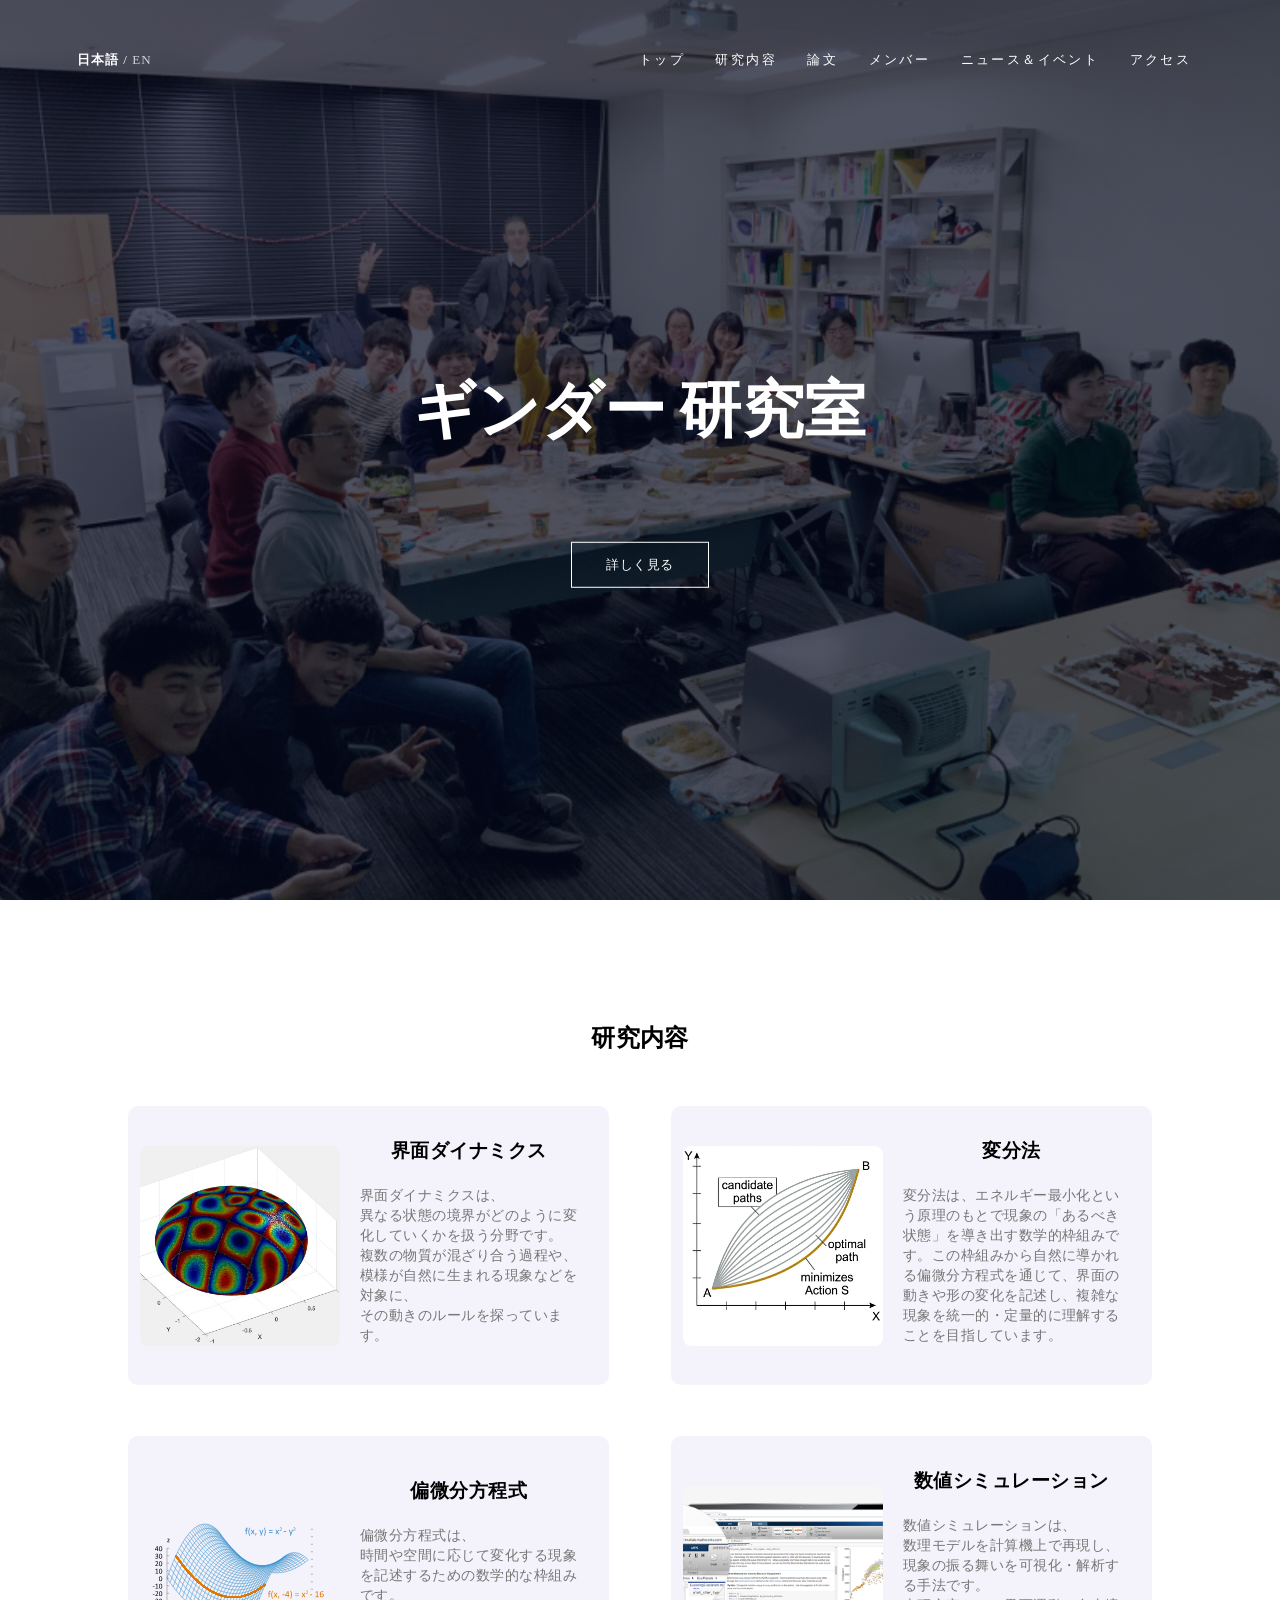
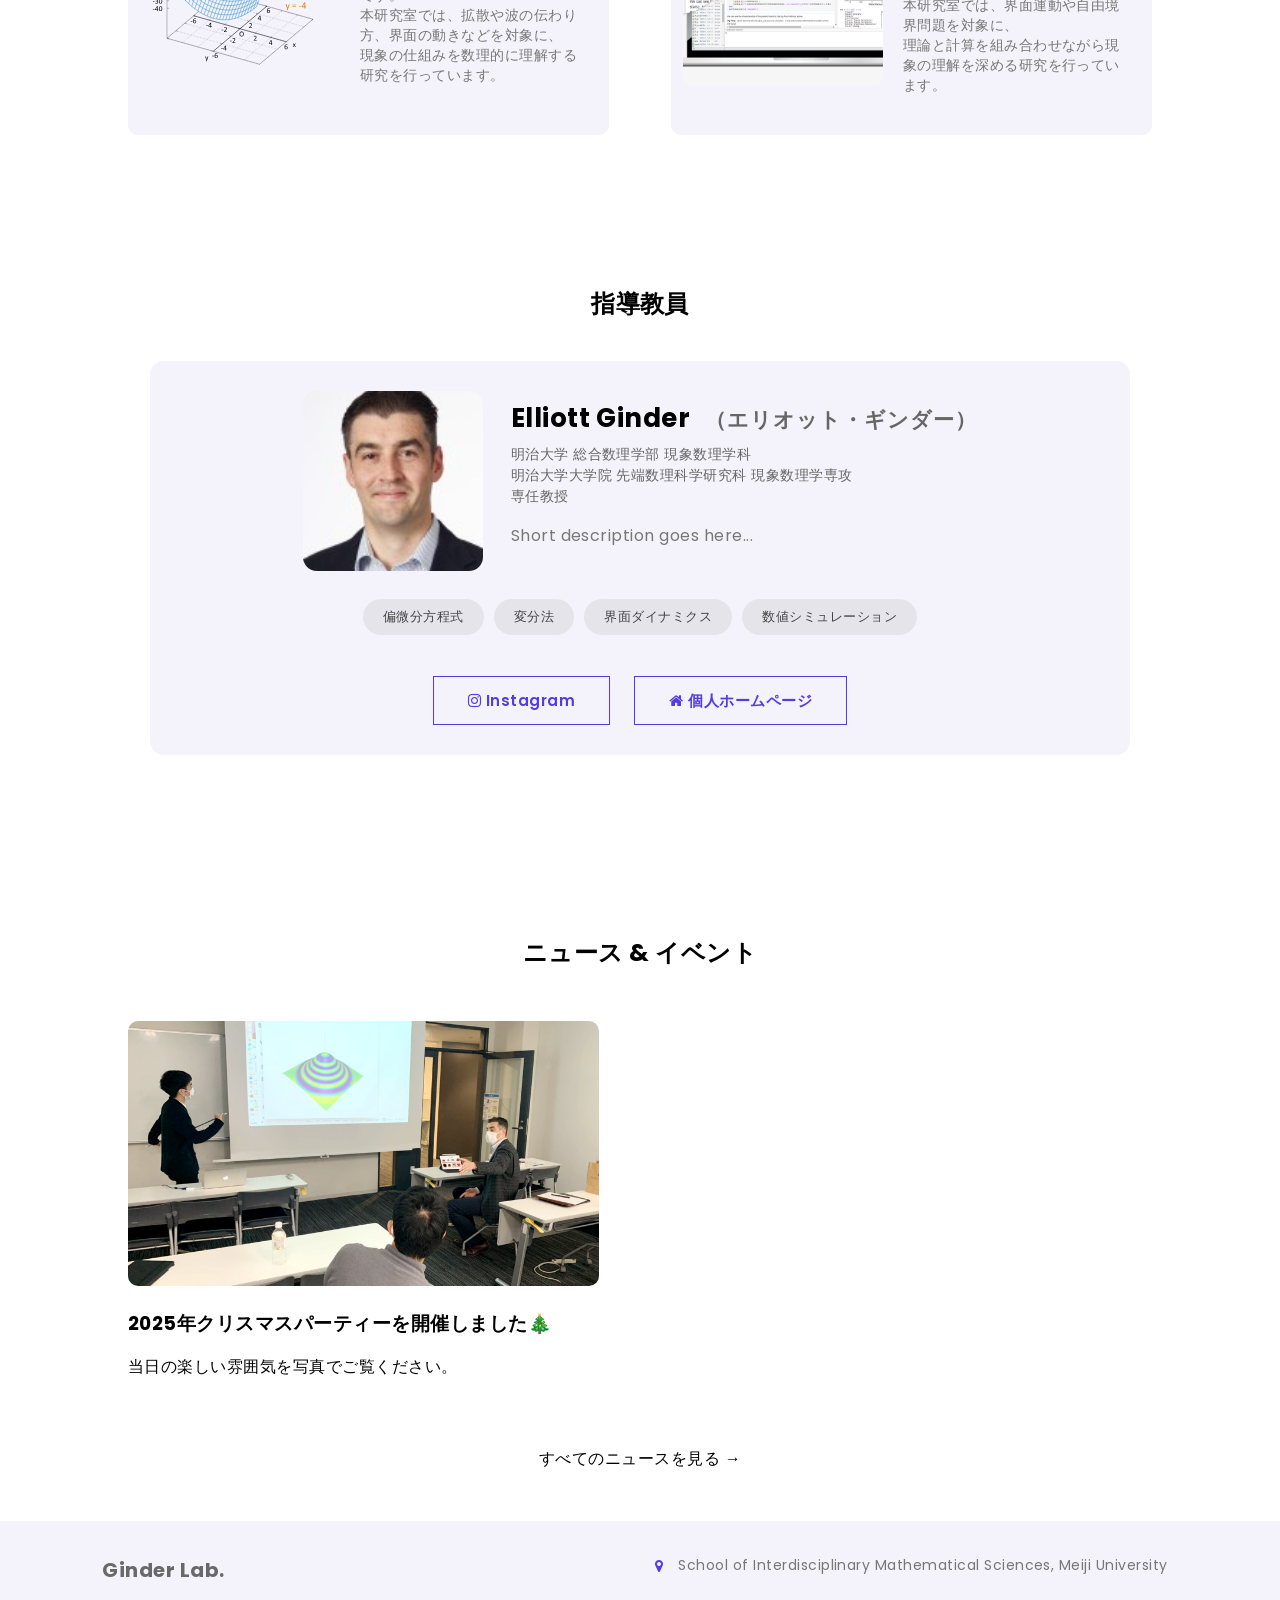
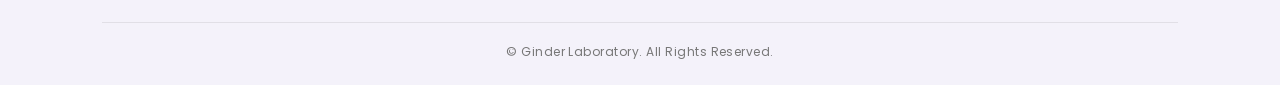
<file: index.html>
<!DOCTYPE html>
<html lang="ja">
<head>
    <meta charset="UTF-8">
    <meta name="viewport" content="width=device-width, initial-scale=1.0">
    <title>Ginder Laboratory</title>
    <link rel="stylesheet" href="css/style.css">
    <!-- <link rel="preconnect" href="https://fonts.googleapis.com">
    <link rel="preconnect" href="https://fonts.gstatic.com" crossorigin>
    <link href="https://fonts.googleapis.com/css2?family=Poppins:wght@100;200;300;400;600;700&display=swap" rel="stylesheet"> -->
    
    <link rel="preconnect" href="https://fonts.googleapis.com">
    <link rel="preconnect" href="https://fonts.gstatic.com" crossorigin>
    <link href="https://fonts.googleapis.com/css2?family=IBM+Plex+Sans+JP&family=LINE+Seed+JP&family=Poppins:wght@100;200;300;400;600;700&display=swap" rel="stylesheet">
    
    <link rel="stylesheet" href="https://cdnjs.cloudflare.com/ajax/libs/font-awesome/4.7.0/css/font-awesome.css">
</head>
<body>
    <section class="header">
        <nav>
            <div class="lang-switch">
                <a href="index.html" class="active">日本語</a>
                <span> / </span>
                <a href="en/index.html">EN</a>
            </div>

            <div class="nav-links" id="navLinks">
            <i class="fa fa-times" onclick="hideMenu()"></i>
                <ul>
                    <li><a href="index.html">トップ</a></li>
                    <li><a href="research.html">研究内容</a></li>
                    <li><a href="theses.html">論文</a></li>
                    <li><a href="member.html">メンバー</a></li>
                    <li><a href="event.html">ニュース＆イベント</a></li>
                    <li><a href="contact.html">アクセス</a></li>
                </ul>
            </div>
            <i class="fa fa-bars" onclick="showMenu()"></i>
        </nav>
    
        <div class="text-box">
            <h1>ギンダー 研究室</h1>
            <!-- <p></p> -->
            <a href="#hp-course" class="hero-btn">詳しく見る</a>
        </div>

    </section>

    <!---------------------- course -------------------->
    
    <section class="home-course" id="hp-course">
        <h1>研究内容</h1>
        <!-- 暂时无介绍 -->
        <!-- <p>nothink</p> -->

        <div class="row">
            
            <div class="home-course-col">
                <div class="img-box">
                    <img src="./images/Interface_dynamics.jpg" alt="Interface Dynamics" />
                </div>
                <div class="col-intro">
                    <h3>界面ダイナミクス</h3>
                    <p>界面ダイナミクスは、<br>異なる状態の境界がどのように変化していくかを扱う分野です。<br>複数の物質が混ざり合う過程や、<br>模様が自然に生まれる現象などを対象に、<br>その動きのルールを探っています。
                </p>
                </div>
                
            </div>
            
            <div class="home-course-col">
                <div class="img-box">
                    <img src="./images/variation.jpg" alt="Interface Dynamics" />
                </div>
                <div class="col-intro">
                    <h3>変分法</h3>
                    <p>変分法は、エネルギー最小化という原理のもとで現象の「あるべき状態」を導き出す数学的枠組みです。この枠組みから自然に導かれる偏微分方程式を通じて、界面の動きや形の変化を記述し、複雑な現象を統一的・定量的に理解することを目指しています。
                    </p>
                </div>
            </div>

            <div class="home-course-col">
                <div class="img-box">
                    <img src="./images/pde.svg" alt="Interface Dynamics" />
                </div>
                <div class="col-intro">
                    <h3>偏微分方程式</h3>
                    <p>偏微分方程式は、<br>時間や空間に応じて変化する現象を記述するための数学的な枠組みです。<br>本研究室では、拡散や波の伝わり方、界面の動きなどを対象に、<br>現象の仕組みを数理的に理解する研究を行っています。
                    </p>
                </div>  
            </div>

            <div class="home-course-col">
                <div class="img-box">
                    <img src="./images/matlab.png" alt="Interface Dynamics" />
                </div>
                <div class="col-intro">
                    <h3>数値シミュレーション</h3>
                    <p>数値シミュレーションは、<br>数理モデルを計算機上で再現し、現象の振る舞いを可視化・解析する手法です。<br>本研究室では、界面運動や自由境界問題を対象に、<br>理論と計算を組み合わせながら現象の理解を深める研究を行っています。
                    </p>
                </div>
            </div>
        </div>
    </section>



    <!---------------------- Professor ---------------------->
    
    <section class="boss">

        <h1>指導教員</h1>
        
        <div class="boss-card">
            <div class="boss-main">
                
                <div class="boss-left">
                    <img src="./images/professor.jpg" alt="Professor portrait" />
                </div>

                <div class="boss-right" >
                    <h2 class="name">
                        Elliott Ginder 
                        <span class="kana">（エリオット・ギンダー）</span>
                    </h2>
                        <h3>明治大学 総合数理学部 現象数理学科 <br>
                        明治大学大学院 先端数理科学研究科 現象数理学専攻<br>
                        専任教授
                        </h3>

                    <p class="boss-bio">
                        Short description goes here...
                    </p> 
                </div>

            </div>
            

            <div class="boss-tags">
                <span>偏微分方程式</span>
                <span>変分法</span>
                <span>界面ダイナミクス</span>
                <span>数値シミュレーション</span>
            </div>

            <div class="boss-actions">

                <a class="hero-btn purple-btn" 
                    href="https://www.instagram.com/ginder.lab?igsh=MWxpdnN3ZHVuMjMwMw==" 
                    target="_blank">
                    <i class="fa fa-instagram"></i>
                    Instagram
                </a>

                <a class="hero-btn purple-btn" 
                    href="http://amth.mind.meiji.ac.jp/" 
                    target="_blank">
                    <i class="fa fa-home"></i>
                    個人ホームページ
                </a>

            </div>
        </div>
    
    </section>

    
    <!---------------------- News & event ---------------------->
    
    <section class="facilities">
        <h1>ニュース & イベント</h1>
        <!-- <p>Nothing</p> -->
         <div class="row" id="home-news"></div>
         <a href="event.html" class="more-news">すべてのニュースを見る →</a>
    </section>

    
     <!---------------------- Footer ---------------------->

    <footer class="footer">
        <div class="footer-top">
            <div class="footer-left">
                <h4>Ginder Lab.</h4>
            </div>

            <div class="footer-right">
                <!-- <a href="mailto:ginder@meiji.ac.jp" class="info-item">
                    <i class="fa fa-envelope"></i>
                    <span>ginder@meiji.ac.jp</span>
                </a> -->

                <a class="info-item" href="https://www.google.com/maps/place/%E6%98%8E%E6%B2%BB%E5%A4%A7%E5%AD%A6%E4%B8%AD%E9%87%8E%E3%82%AD%E3%83%A3%E3%83%B3%E3%83%91%E3%82%B9/@35.7068287,139.6490532,15z/data=!4m14!1m7!3m6!1s0x6018f28568f3a5e5:0x567bdf699508c4ba!2z5piO5rK75aSn5a2m5Lit6YeO44Kt44Oj44Oz44OR44K5!8m2!3d35.7068291!4d139.6593529!16s%2Fg%2F1hhl844lh!3m5!1s0x6018f28568f3a5e5:0x567bdf699508c4ba!8m2!3d35.7068291!4d139.6593529!16s%2Fg%2F1hhl844lh?entry=ttu&g_ep=EgoyMDI2MDIyNS4wIKXMDSoASAFQAw%3D%3D" target="_blank">
                    <i class="fa fa-map-marker"></i>
                    <span>School of Interdisciplinary Mathematical Sciences, Meiji University</span>
                </a>
            </div>
        </div>

        <div class="footer-bottom">
            © <span id="year"></span> Ginder Laboratory. All Rights Reserved.
        </div>
    </footer>



    <!---------- JavaScript for Toggle Menu ------------>
    <script>

        var navLinks = document.getElementById("navLinks"); 

        function showMenu() {
            navLinks.style.right = "0";
        }

        function hideMenu() {
            navLinks.style.right = "-200px";
        }

    </script>

    <!---------- JavaScript for News ------------>
    <script>
    fetch("data/news-jp.json")
    .then(res => res.json())
    .then(data => {

        const container = document.getElementById("home-news");

        // 只取最新两条
        const latest = data.slice(0,2);

        latest.forEach(item => {
        const html = `
            <div class="facilities-col">
                <a href="${item.url}">
                <img src="${item.img}">
                <h3>${item.title}</h3>
                <p>${item.desc}</p>
                </a>
            </div>
        `;
        container.innerHTML += html;
        });

    });
    </script>
</body>
</html>
</file>
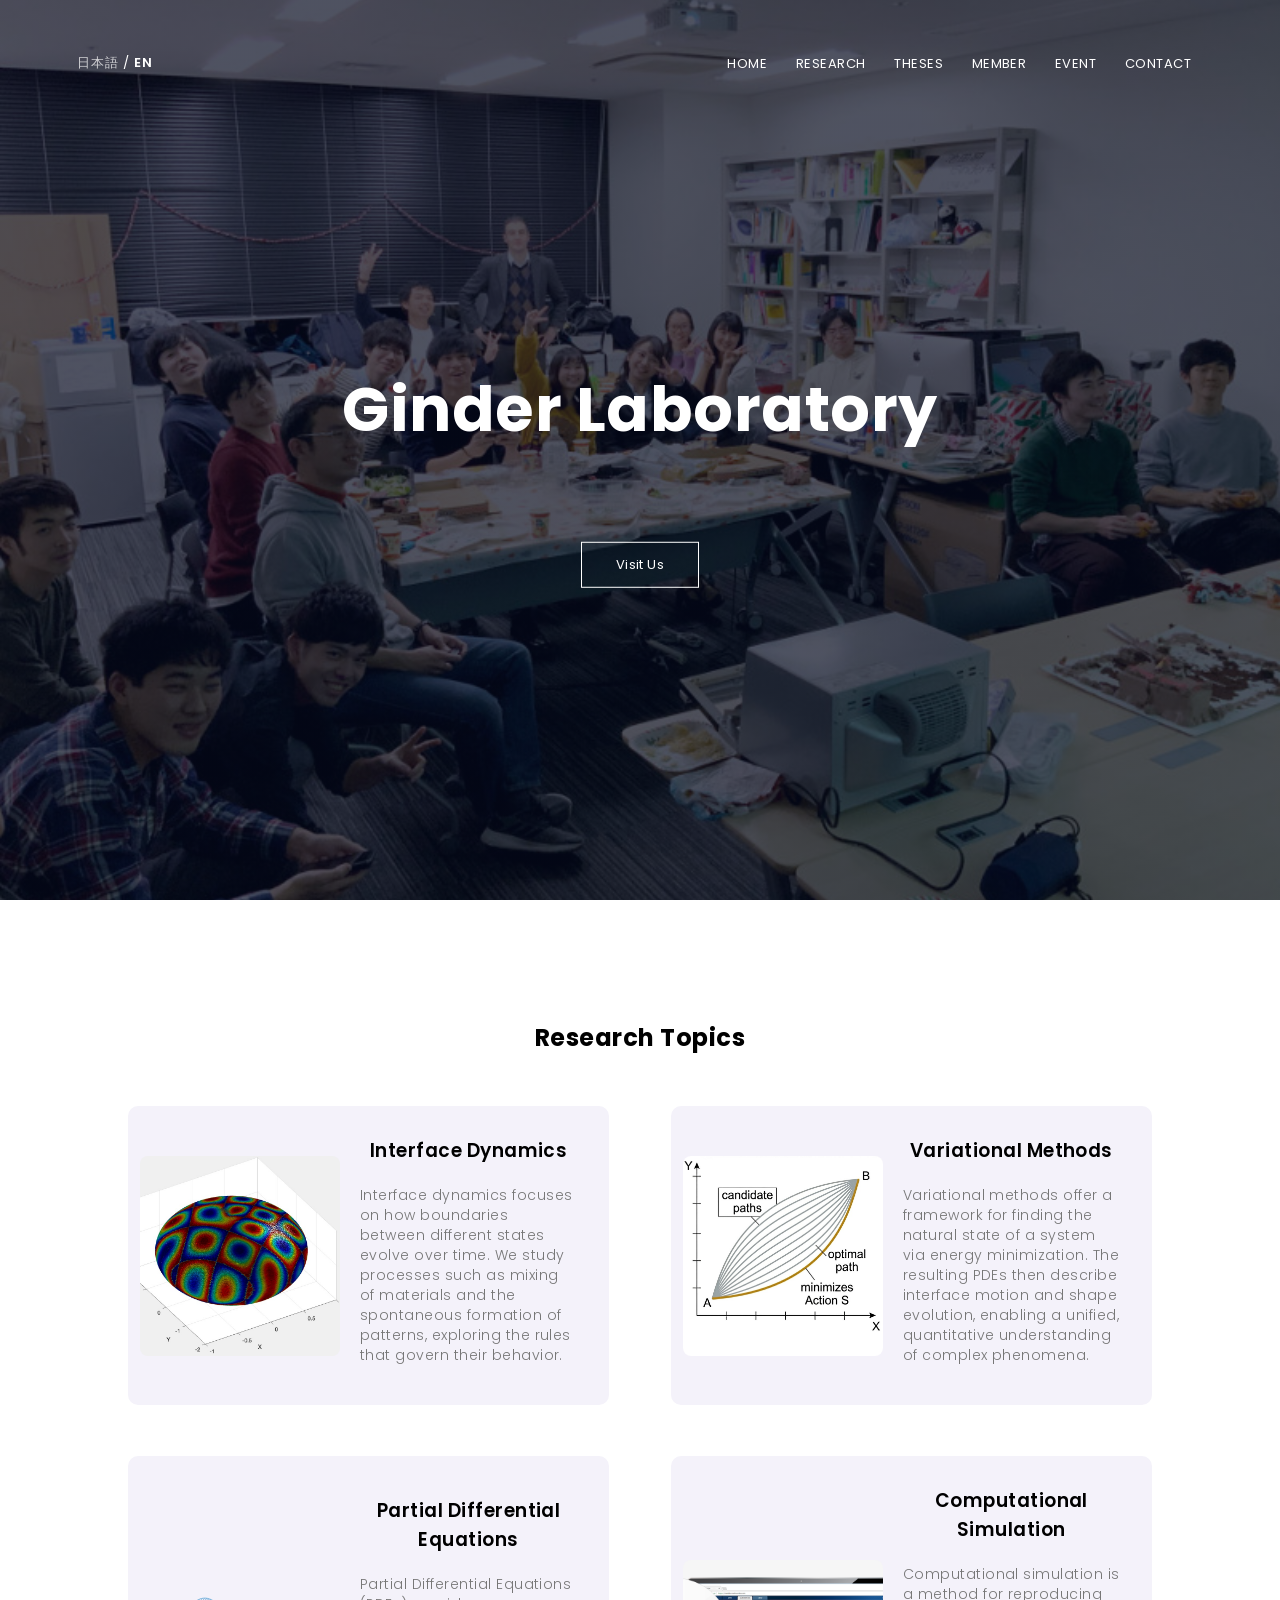
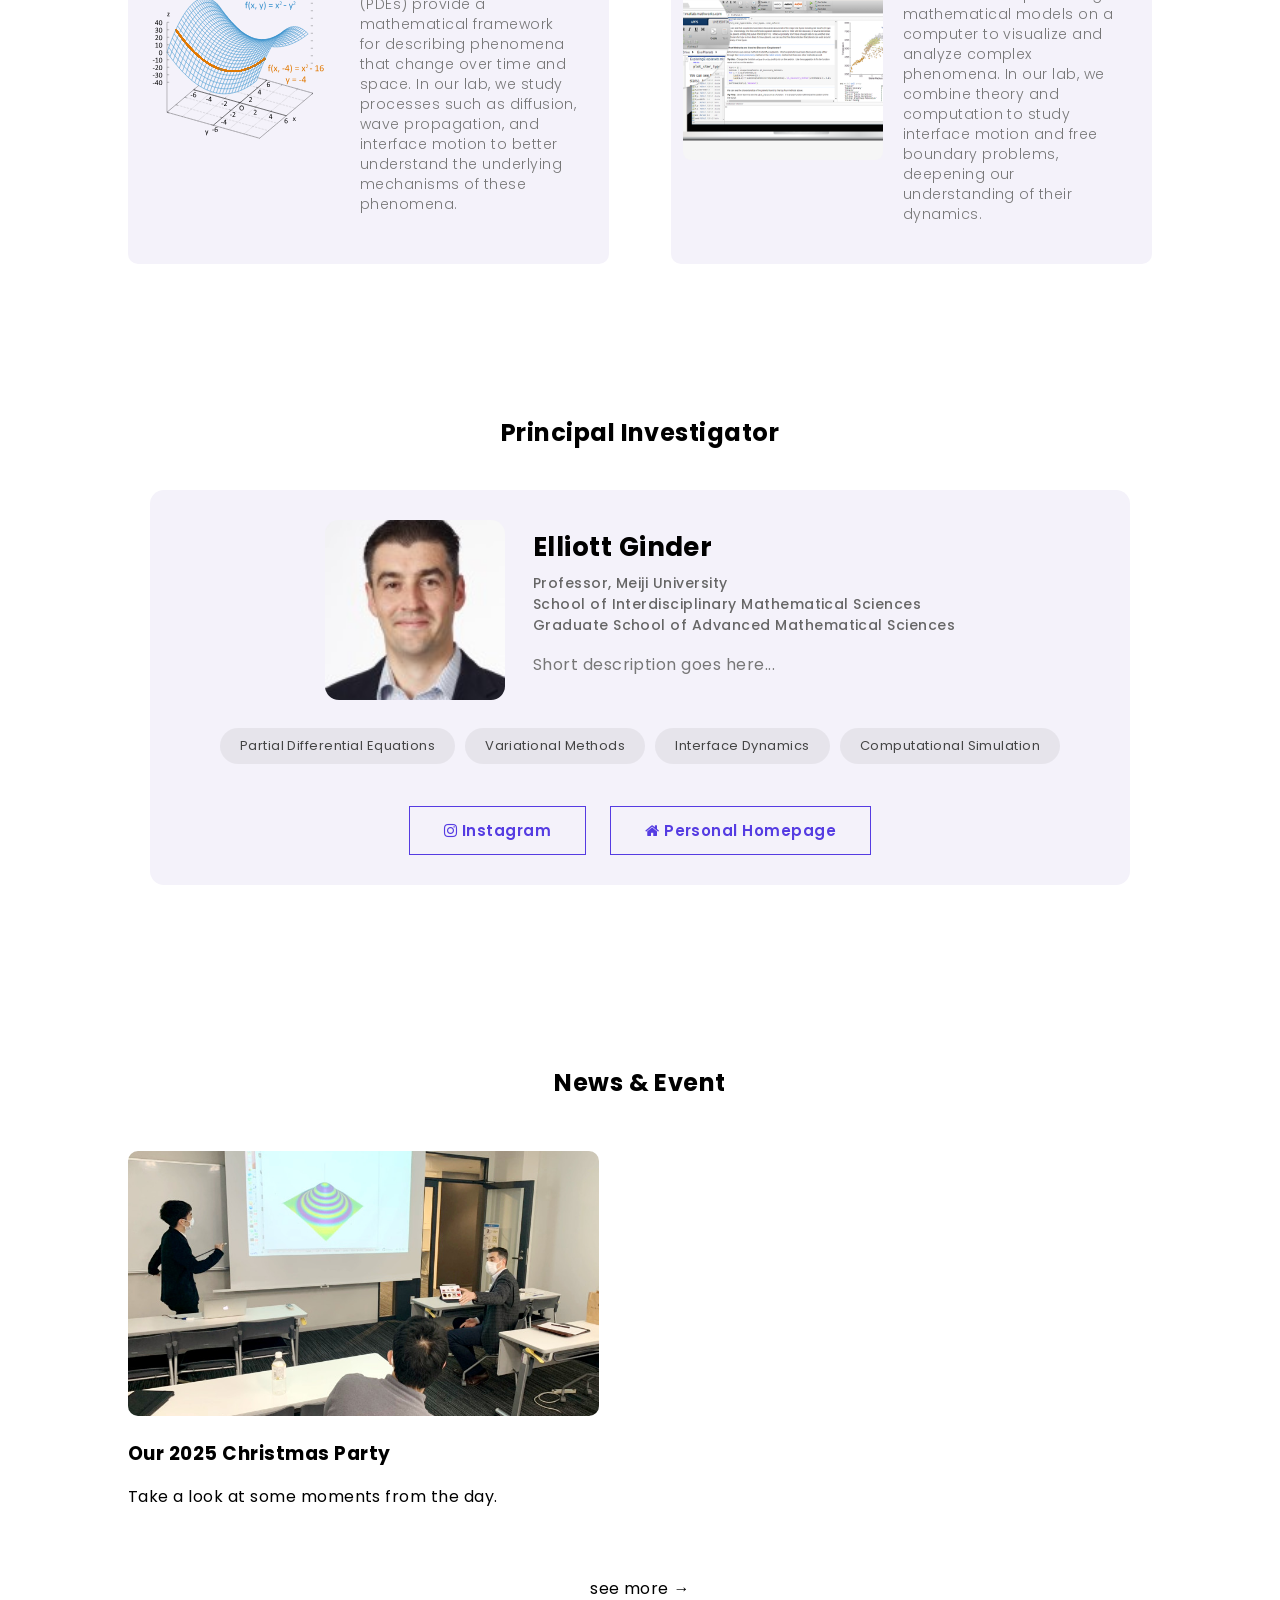
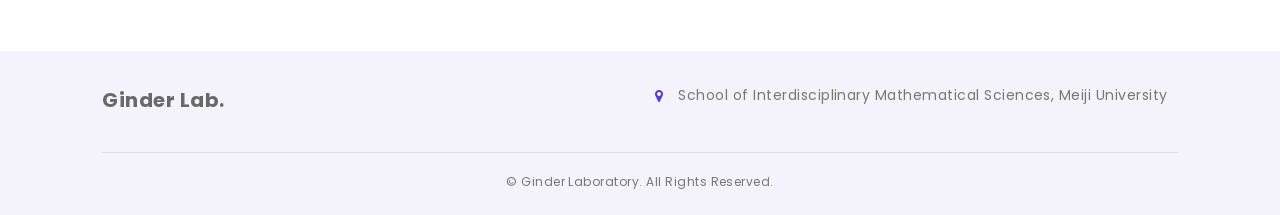
<file: en/index.html>
<!DOCTYPE html>
<html lang="en">
<head>
    <meta charset="UTF-8">
    <meta name="viewport" content="width=device-width, initial-scale=1.0">
    <title>Ginder Laboratory</title>
    <link rel="stylesheet" href="../css/style.css">
    <link rel="preconnect" href="https://fonts.googleapis.com">
    <link rel="preconnect" href="https://fonts.gstatic.com" crossorigin>
    <link href="https://fonts.googleapis.com/css2?family=Poppins:wght@100;200;300;400;600;700&display=swap" rel="stylesheet">
    <link rel="stylesheet" href="https://cdnjs.cloudflare.com/ajax/libs/font-awesome/4.7.0/css/font-awesome.css">
</head>
<body>
    <section class="header">
        <nav>
            <div class="nav-left">
                <div class="lang-switch">
                    <a href="../index.html">日本語</a>
                    <span> / </span>
                    <a href="index.html" class="active">EN</a>
                </div>
            </div>
            <div class="nav-links" id="navLinks">
            <i class="fa fa-times" onclick="hideMenu()"></i>
                <ul>
                    <li><a href="index.html">HOME</a></li>
                    <li><a href="research.html">RESEARCH</a></li>
                    <li><a href="theses.html">THESES</a></li>
                    <li><a href="member.html">MEMBER</a></li>
                    <li><a href="event.html">EVENT</a></li>
                    <li><a href="contact.html">CONTACT</a></li>
                </ul>
            </div>
            <i class="fa fa-bars" onclick="showMenu()"></i>
        </nav>
    
        <div class="text-box">
            <h1>Ginder Laboratory</h1>
            <!-- <p></p> -->
            <a href="#hp-course" class="hero-btn">Visit Us</a>
        </div>
        
    </section>

    <!---------------------- course -------------------->
    
    <section class="home-course" id="hp-course">
        <h1>Research Topics</h1>
        <!-- 暂时无介绍 -->
        <!-- <p>nothink</p> -->

        <div class="row">
            
            <div class="home-course-col">
                <div class="img-box">
                    <img src="../images/Interface_dynamics.jpg" alt="Interface Dynamics" />
                </div>
                <div class="col-intro">
                    <h3>Interface Dynamics</h3>
                    <p>Interface dynamics focuses on how boundaries between different states evolve over time. We study processes such as mixing of materials and the spontaneous formation of patterns, exploring the rules that govern their behavior.
                </p>
                </div>
                
            </div>

            <div class="home-course-col">
                <div class="img-box">
                    <img src="../images/variation.jpg" alt="Interface Dynamics" />
                </div>
                <div class="col-intro">
                    <h3>Variational Methods</h3>
                    <p>Variational methods offer a framework for finding the natural state of a system via energy minimization. The resulting PDEs then describe interface motion and shape evolution, enabling a unified, quantitative understanding of complex phenomena.
                </p>
                </div>
            </div>
            
            <div class="home-course-col">
                <div class="img-box">
                    <img src="../images/pde.svg" alt="Interface Dynamics" />
                </div>
                <div class="col-intro">
                    <h3>Partial Differential Equations</h3>
                    <p>Partial Differential Equations (PDEs) provide a mathematical framework for describing phenomena that change over time and space. In our lab, we study processes such as diffusion, wave propagation, and interface motion to better understand the underlying mechanisms of these phenomena.
                </p>
                </div>  
            </div>

            <div class="home-course-col">
                <div class="img-box">
                    <img src="../images/matlab.png" alt="Interface Dynamics" />
                </div>
                <div class="col-intro">
                    <h3>Computational Simulation</h3>
                    <p>Computational simulation is a method for reproducing mathematical models on a computer to visualize and analyze complex phenomena. In our lab, we combine theory and computation to study interface motion and free boundary problems, deepening our understanding of their dynamics.
                </p>
                </div>
            </div>

        </div>
    </section>



    <!---------------------- Professor ---------------------->
    
    <section class="boss">

        <h1>Principal Investigator</h1>
        
        <div class="boss-card">
            <div class="boss-main">
                
                <div class="boss-left">
                <!-- 把图片路径换成你自己的，比如 ./images/prof.jpg -->
                <img src="../images/professor.jpg" alt="Professor portrait" />
                </div>

                <div class="boss-right" >
                    <h2>Elliott Ginder</h2>
                    <h3>Professor, Meiji University <br>
                        School of Interdisciplinary Mathematical Sciences 
                        <br>
                        Graduate School of Advanced Mathematical Sciences
                        </h3>

                    <p class="boss-bio">
                        Short description goes here...
                    </p> 
                </div>

            </div>
            

            <div class="boss-tags">
                    <span>Partial Differential Equations</span>
                    <span>Variational Methods</span>
                    <span>Interface Dynamics</span>
                    <span>Computational Simulation</span>
                </div>

            <div class="boss-actions">

                <a class="hero-btn purple-btn" 
                    href="https://www.instagram.com/ginder.lab?igsh=MWxpdnN3ZHVuMjMwMw==" 
                    target="_blank">
                    <i class="fa fa-instagram"></i>
                    Instagram
                </a>

                <a class="hero-btn purple-btn" 
                    href="http://amth.mind.meiji.ac.jp/" 
                    target="_blank">
                    <i class="fa fa-home"></i>
                    Personal Homepage
                </a>

            </div>
        </div>
    
    </section>

    
    <!---------------------- News & event ---------------------->
    
    <section class="facilities">
        <h1>News & Event</h1>
        <!-- <p>Nothing</p> -->
         <div class="row" id="home-news"></div>
         <a href="event.html" class="more-news">see more →</a>
    </section>

    
     <!---------------------- Footer ---------------------->

    <footer class="footer">
        <div class="footer-top">
            <div class="footer-left">
                <h4>Ginder Lab.</h4>
            </div>

            <div class="footer-right">
                <!-- <a href="mailto:ginder@meiji.ac.jp" class="info-item">
                    <i class="fa fa-envelope"></i>
                    <span>ginder@meiji.ac.jp</span>
                </a> -->

                <a class="info-item" href="https://www.google.com/maps/place/%E6%98%8E%E6%B2%BB%E5%A4%A7%E5%AD%A6%E4%B8%AD%E9%87%8E%E3%82%AD%E3%83%A3%E3%83%B3%E3%83%91%E3%82%B9/@35.7068287,139.6490532,15z/data=!4m14!1m7!3m6!1s0x6018f28568f3a5e5:0x567bdf699508c4ba!2z5piO5rK75aSn5a2m5Lit6YeO44Kt44Oj44Oz44OR44K5!8m2!3d35.7068291!4d139.6593529!16s%2Fg%2F1hhl844lh!3m5!1s0x6018f28568f3a5e5:0x567bdf699508c4ba!8m2!3d35.7068291!4d139.6593529!16s%2Fg%2F1hhl844lh?entry=ttu&g_ep=EgoyMDI2MDIyNS4wIKXMDSoASAFQAw%3D%3D" target="_blank">
                    <i class="fa fa-map-marker"></i>
                    <span>School of Interdisciplinary Mathematical Sciences, Meiji University</span>
                </a>
            </div>
        </div>

        <div class="footer-bottom">
            © <span id="year"></span> Ginder Laboratory. All Rights Reserved.
        </div>
    </footer>



    <!---------- JavaScript for Toggle Menu ------------>
    <script>

        var navLinks = document.getElementById("navLinks"); 

        function showMenu() {
            navLinks.style.right = "0";
        }

        function hideMenu() {
            navLinks.style.right = "-200px";
        }

    </script>


    <!---------- JavaScript for News ------------>
    <script>
    fetch("data/news-en.json")
    .then(res => res.json())
    .then(data => {

        const container = document.getElementById("home-news");

        // 只取最新两条
        const latest = data.slice(0,2);

        latest.forEach(item => {
        const html = `
            <div class="facilities-col">
                <a href="${item.url}">
                <img src="${item.img}">
                <h3>${item.title}</h3>
                <p>${item.desc}</p>
                </a>
            </div>
        `;
        container.innerHTML += html;
        });

    });
    </script>
</body>
</html>
</file>
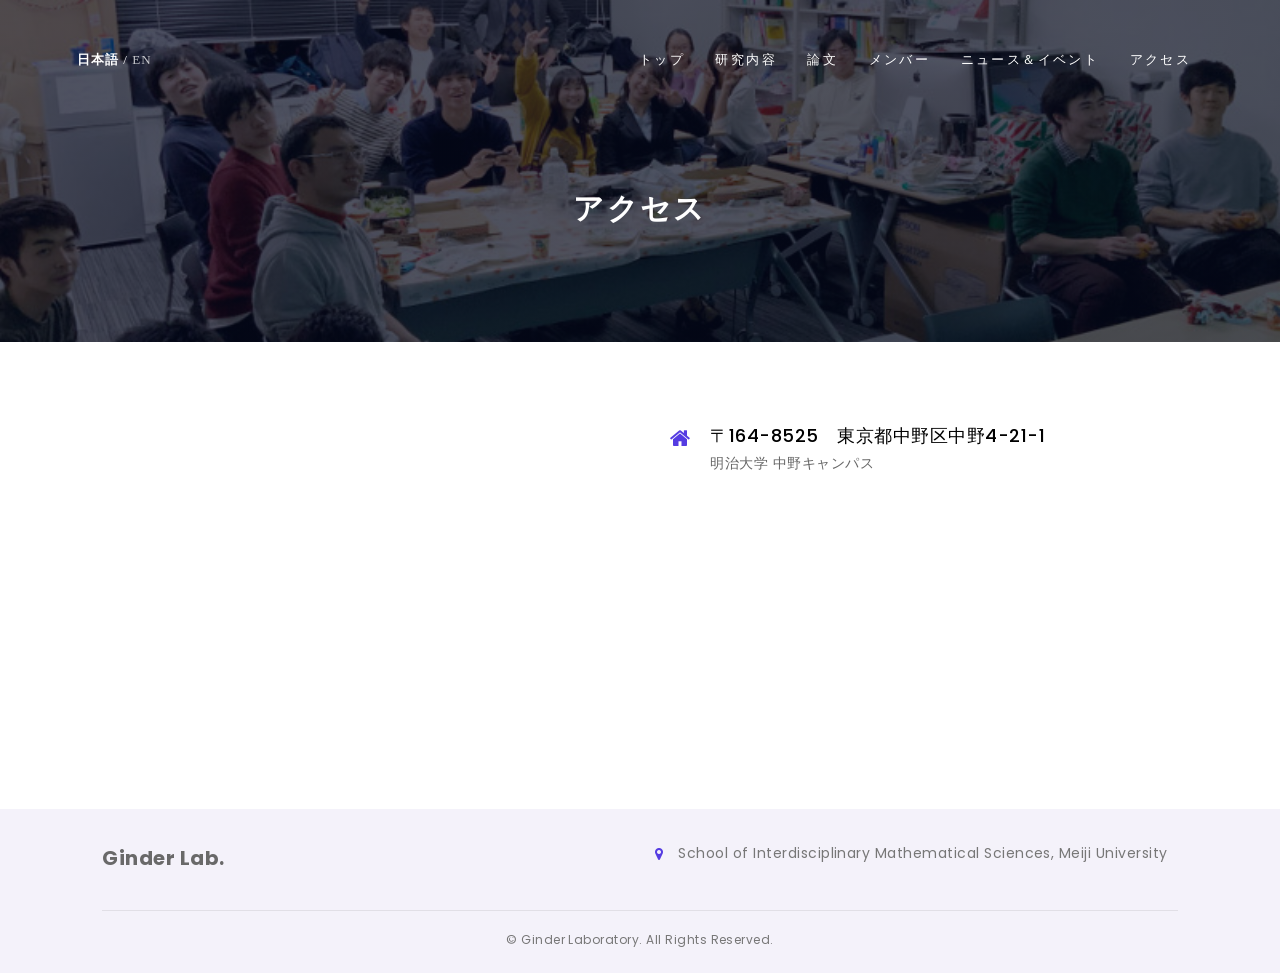
<file: contact.html>
<!DOCTYPE html>
<html lang="ja">
<head>
    <meta charset="UTF-8">
    <meta name="viewport" content="width=device-width, initial-scale=1.0">
    <title>Ginder Laboratory</title>
    <link rel="stylesheet" href="css/style.css">
    <link rel="preconnect" href="https://fonts.googleapis.com">
    <link rel="preconnect" href="https://fonts.gstatic.com" crossorigin>
    <link href="https://fonts.googleapis.com/css2?family=Poppins:wght@100;200;300;400;600;700&display=swap" rel="stylesheet">
    <link rel="stylesheet" href="https://cdnjs.cloudflare.com/ajax/libs/font-awesome/4.7.0/css/font-awesome.css">
</head>
<body>
    <section class="sub-header">
        <nav>
            
            <div class="lang-switch">
                <a href="contact.html" class="active">日本語</a>
                <span> / </span>
                <a href="en/contact.html">EN</a>
            </div>

            <div class="nav-links" id="navLinks">
            <i class="fa fa-times" onclick="hideMenu()"></i>
                <ul>
                    <li><a href="index.html">トップ</a></li>
                    <li><a href="research.html">研究内容</a></li>
                    <li><a href="theses.html">論文</a></li>
                    <li><a href="member.html">メンバー</a></li>
                    <li><a href="event.html">ニュース＆イベント</a></li>
                    <li><a href="contact.html">アクセス</a></li>
                </ul>
            </div>
            <i class="fa fa-bars" onclick="showMenu()"></i>
        </nav>
    
        <h1>アクセス</h1>
        
    </section>


    <!---------------------- contact us ---------------------->
    
    <section class="location">

        <div class="map">
            <iframe src="https://www.google.com/maps/embed?pb=!1m18!1m12!1m3!1d3239.78820862705!2d139.6593529!3d35.7068291!2m3!1f0!2f0!3f0!3m2!1i1024!2i768!4f13.1!3m3!1m2!1s0x6018f28568f3a5e5%3A0x567bdf699508c4ba!2z5piO5rK75aSn5a2m5Lit6YeO44Kt44Oj44Oz44OR44K5!5e0!3m2!1sja!2shk!4v1772249370425!5m2!1sja!2shk" width="600" height="450" style="border:0;" allowfullscreen="" loading="lazy" referrerpolicy="no-referrer-when-downgrade"></iframe>
        </div>

        <div class="contact-us">

            <div class="contact-col">

                <div>
                    <i class="fa fa-home"></i>
                    <span>
                        <h5>〒164-8525　東京都中野区中野4-21-1　</h5>
                        <p>明治大学 中野キャンパス</p>
                    </span>
                </div>
                
                <!-- <div>
                    <i class="fa fa-envelope-o"></i>
                    <span>
                        <h5>eginder@meiji.ac.jp</h5>
                        <p>メール</p>
                    </span>
                </div> -->

            </div>    

        </div>
        
        
    </section>

    
    
    <!---------------------- Footer ---------------------->

    <footer class="footer">
        <div class="footer-top">
            <div class="footer-left">
                <h4>Ginder Lab.</h4>
            </div>

            <div class="footer-right">
                <!-- <a href="mailto:ginder@meiji.ac.jp" class="info-item">
                    <i class="fa fa-envelope"></i>
                    <span>ginder@meiji.ac.jp</span>
                </a> -->

                <a class="info-item" href="https://www.google.com/maps/place/%E6%98%8E%E6%B2%BB%E5%A4%A7%E5%AD%A6%E4%B8%AD%E9%87%8E%E3%82%AD%E3%83%A3%E3%83%B3%E3%83%91%E3%82%B9/@35.7068287,139.6490532,15z/data=!4m14!1m7!3m6!1s0x6018f28568f3a5e5:0x567bdf699508c4ba!2z5piO5rK75aSn5a2m5Lit6YeO44Kt44Oj44Oz44OR44K5!8m2!3d35.7068291!4d139.6593529!16s%2Fg%2F1hhl844lh!3m5!1s0x6018f28568f3a5e5:0x567bdf699508c4ba!8m2!3d35.7068291!4d139.6593529!16s%2Fg%2F1hhl844lh?entry=ttu&g_ep=EgoyMDI2MDIyNS4wIKXMDSoASAFQAw%3D%3D" target="_blank">
                    <i class="fa fa-map-marker"></i>
                    <span>School of Interdisciplinary Mathematical Sciences, Meiji University</span>
                </a>
            </div>
        </div>

        <div class="footer-bottom">
            © <span id="year"></span> Ginder Laboratory. All Rights Reserved.
        </div>
    </footer>



    <!---------- JavaScript for Toggle Menu ------------>
    <script>

        var navLinks = document.getElementById("navLinks"); 

        function showMenu() {
            navLinks.style.right = "0";
        }

        function hideMenu() {
            navLinks.style.right = "-200px";
        }

    </script>
</body>
</html>
</file>
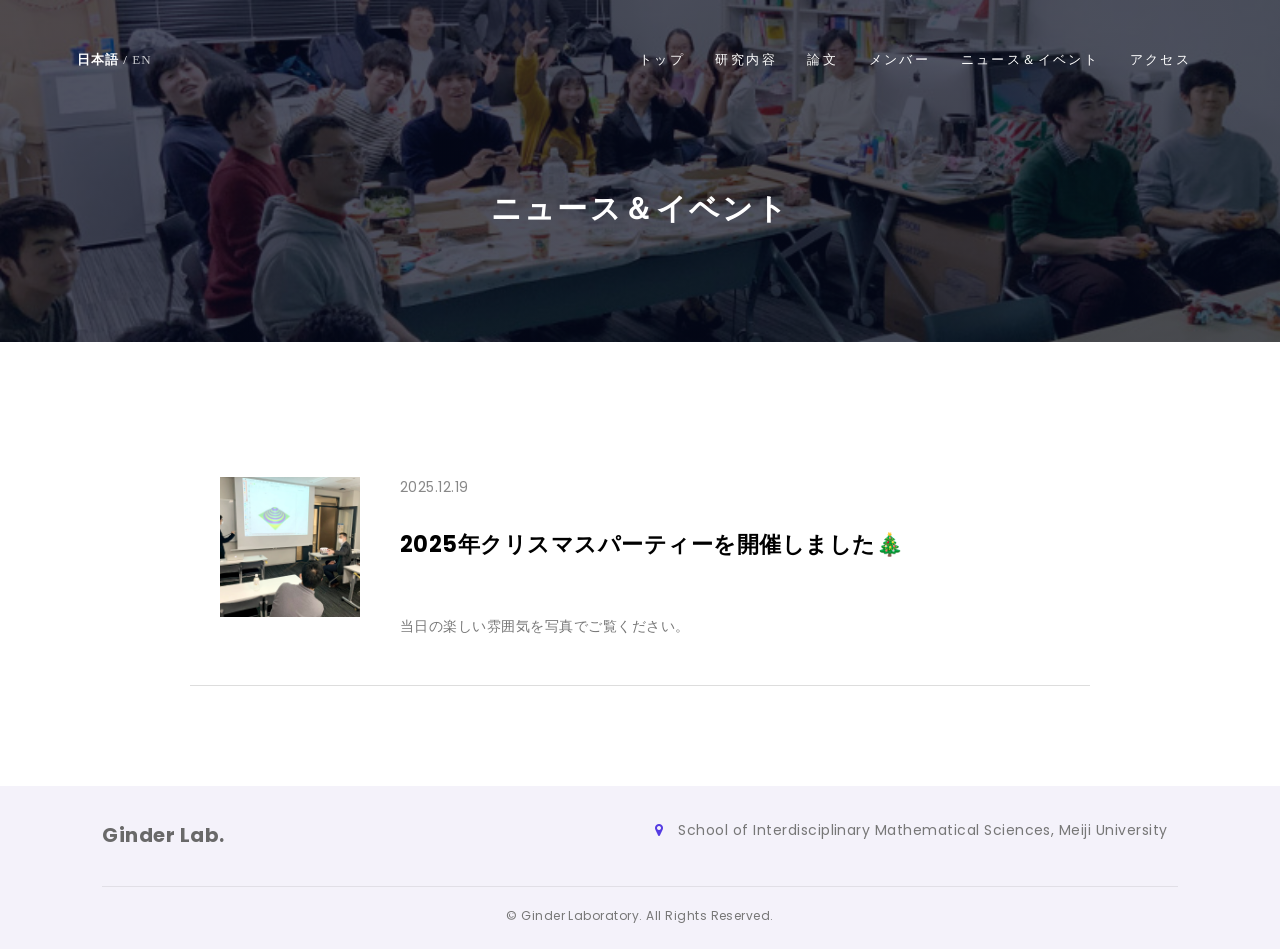
<file: event.html>
<!DOCTYPE html>
<html lang="ja">
<head>
    <meta charset="UTF-8">
    <meta name="viewport" content="width=device-width, initial-scale=1.0">
    <title>Ginder Laboratory</title>
    <link rel="stylesheet" href="css/style.css">
    <link rel="preconnect" href="https://fonts.googleapis.com">
    <link rel="preconnect" href="https://fonts.gstatic.com" crossorigin>
    <link href="https://fonts.googleapis.com/css2?family=Poppins:wght@100;200;300;400;600;700&display=swap" rel="stylesheet">
    <link rel="stylesheet" href="https://cdnjs.cloudflare.com/ajax/libs/font-awesome/4.7.0/css/font-awesome.css">
</head>
<body>
    <section class="sub-header">
        <nav>

            <div class="lang-switch">
                <a href="event.html" class="active">日本語</a>
                <span> / </span>
                <a href="en/event.html">EN</a>
            </div>

            <div class="nav-links" id="navLinks">
            <i class="fa fa-times" onclick="hideMenu()"></i>
                <ul>
                    <li><a href="index.html">トップ</a></li>
                    <li><a href="research.html">研究内容</a></li>
                    <li><a href="theses.html">論文</a></li>
                    <li><a href="member.html">メンバー</a></li>
                    <li><a href="event.html">ニュース＆イベント</a></li>
                    <li><a href="contact.html">アクセス</a></li>
                </ul>
            </div>
            <i class="fa fa-bars" onclick="showMenu()"></i>
        </nav>
    
        <h1>ニュース＆イベント</h1>
        
    </section>

  <!---------------------- News & Events ---------------------->
    
    <section class="news">
        <!-- <h1>News & Events</h1> --> 
         <div id="news-list"></div>
    </section>
    

    
  <!---------------------- Footer ---------------------->

    <footer class="footer">
        <div class="footer-top">
            <div class="footer-left">
                <h4>Ginder Lab.</h4>
            </div>

            <div class="footer-right">
                <!-- <a href="mailto:ginder@meiji.ac.jp" class="info-item">
                    <i class="fa fa-envelope"></i>
                    <span>ginder@meiji.ac.jp</span>
                </a> -->

                <a class="info-item" href="https://www.google.com/maps/place/%E6%98%8E%E6%B2%BB%E5%A4%A7%E5%AD%A6%E4%B8%AD%E9%87%8E%E3%82%AD%E3%83%A3%E3%83%B3%E3%83%91%E3%82%B9/@35.7068287,139.6490532,15z/data=!4m14!1m7!3m6!1s0x6018f28568f3a5e5:0x567bdf699508c4ba!2z5piO5rK75aSn5a2m5Lit6YeO44Kt44Oj44Oz44OR44K5!8m2!3d35.7068291!4d139.6593529!16s%2Fg%2F1hhl844lh!3m5!1s0x6018f28568f3a5e5:0x567bdf699508c4ba!8m2!3d35.7068291!4d139.6593529!16s%2Fg%2F1hhl844lh?entry=ttu&g_ep=EgoyMDI2MDIyNS4wIKXMDSoASAFQAw%3D%3D" target="_blank">
                    <i class="fa fa-map-marker"></i>
                    <span>School of Interdisciplinary Mathematical Sciences, Meiji University</span>
                </a>
            </div>
        </div>

        <div class="footer-bottom">
            © <span id="year"></span> Ginder Laboratory. All Rights Reserved.
        </div>
    </footer>



    <!---------- JavaScript for Toggle Menu ------------>
    <script>

        var navLinks = document.getElementById("navLinks"); 

        function showMenu() {
            navLinks.style.right = "0";
        }

        function hideMenu() {
            navLinks.style.right = "-200px";
        }

    </script>

     <!---------- JavaScript for News ------------>
    <script>
    fetch("./data/news-jp.json")
    .then(res => res.json())
    .then(data => {
        const container = document.getElementById("news-list");

        data.forEach(item => {
        const html = `
            <a href="${item.url}" class="news-item">
                <div class="news-img">
                    <img src="${item.img}">
                </div>

                <div class="news-content">
                    <span class="news-date">${item.date}</span>
                    <h2>${item.title}</h2>
                    <p>${item.desc}</p>
                </div>
            </a>
        `;
        container.innerHTML += html;
        });
    });
    </script>
</body>
</html>
</file>
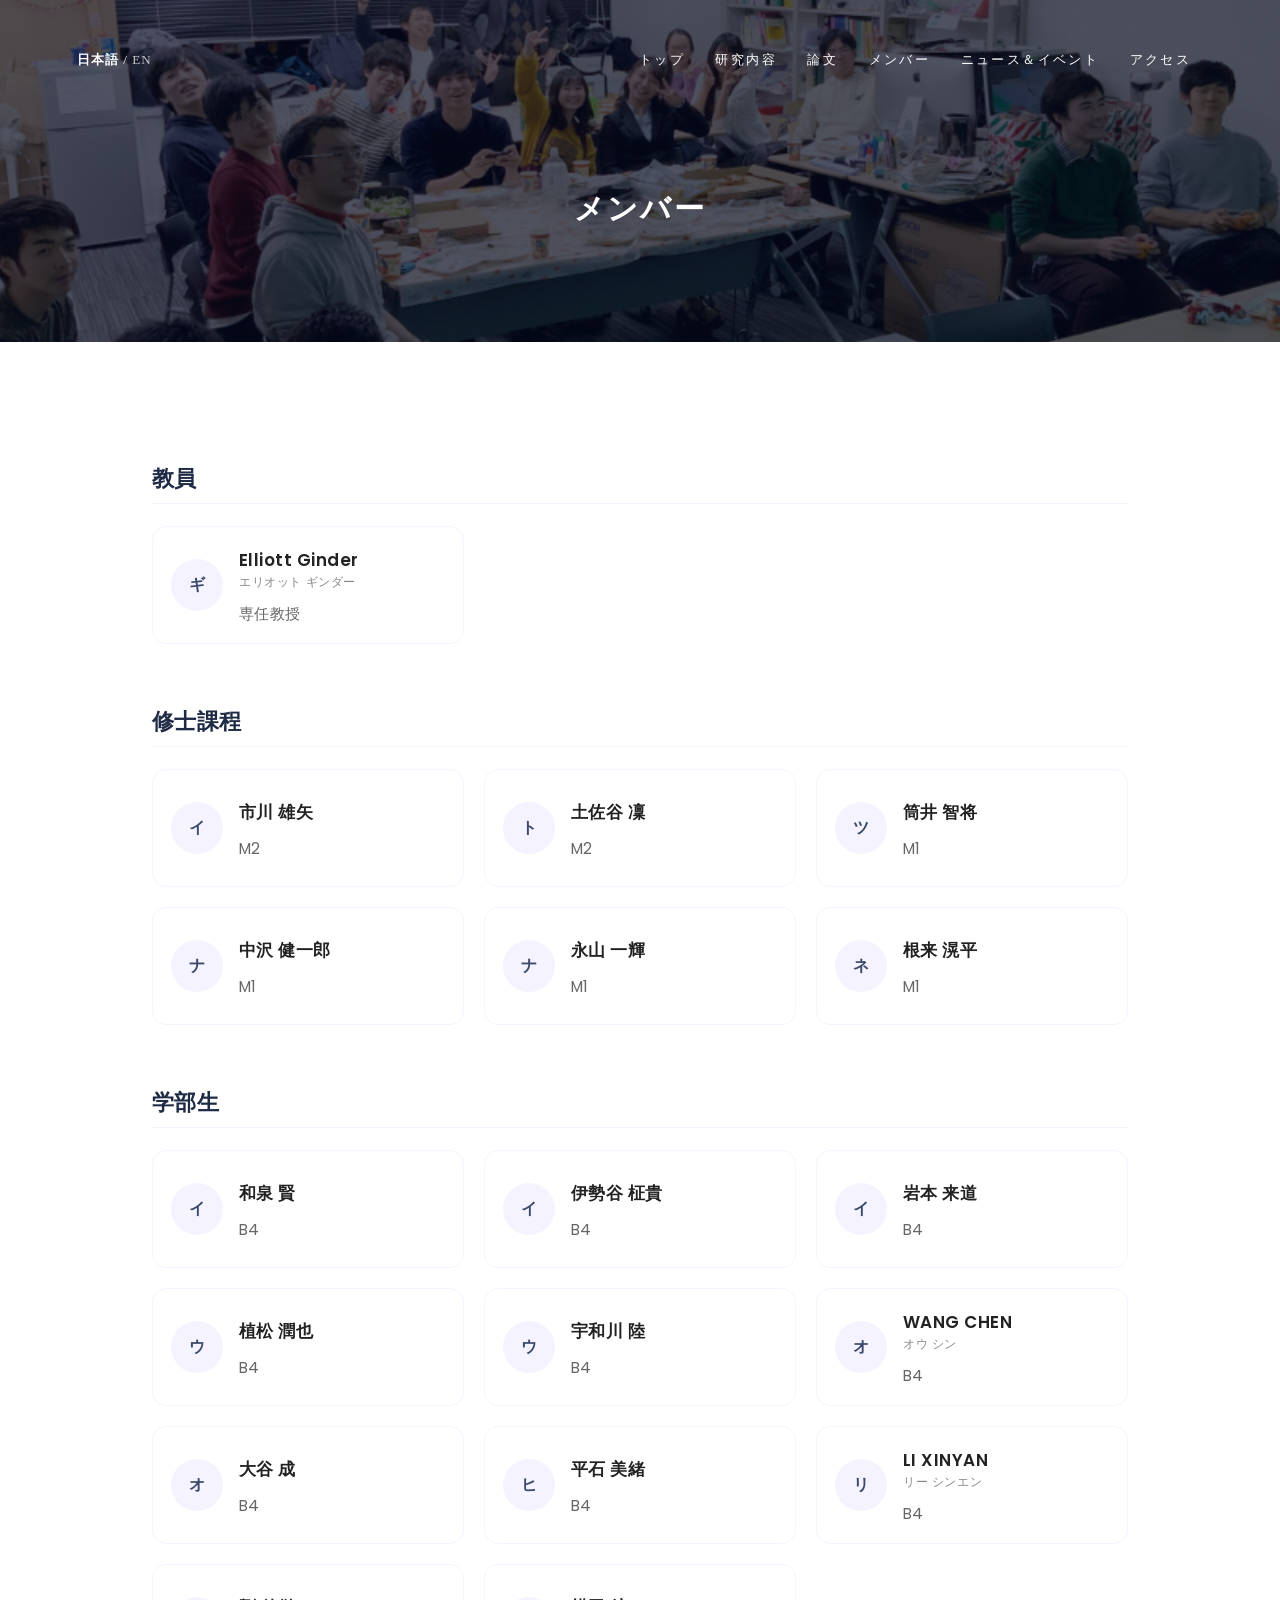
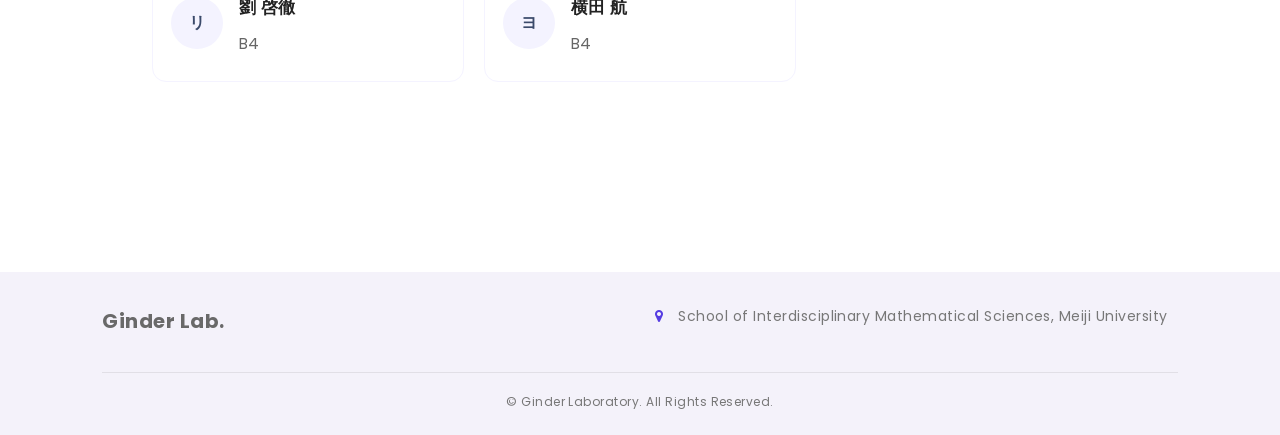
<file: member.html>
<!DOCTYPE html>
<html lang="ja">
<head>
    <meta charset="UTF-8">
    <meta name="viewport" content="width=device-width, initial-scale=1.0">
    <title>Ginder Laboratory</title>
    <link rel="stylesheet" href="css/style.css">
    <link rel="preconnect" href="https://fonts.googleapis.com">
    <link rel="preconnect" href="https://fonts.gstatic.com" crossorigin>
    <link href="https://fonts.googleapis.com/css2?family=Poppins:wght@100;200;300;400;600;700&display=swap" rel="stylesheet">
    <link rel="stylesheet" href="https://cdnjs.cloudflare.com/ajax/libs/font-awesome/4.7.0/css/font-awesome.css">
</head>
<body>
    <section class="sub-header">
        <nav>
            <div class="lang-switch">
                <a href="member.html" class="active">日本語</a>
                <span> / </span>
                <a href="en/member.html">EN</a>
            </div>

            <div class="nav-links" id="navLinks">
            <i class="fa fa-times" onclick="hideMenu()"></i>
                <ul>
                    <li><a href="index.html">トップ</a></li>
                    <li><a href="research.html">研究内容</a></li>
                    <li><a href="theses.html">論文</a></li>
                    <li><a href="theses.html">メンバー</a></li>
                    <li><a href="event.html">ニュース＆イベント</a></li>
                    <li><a href="contact.html">アクセス</a></li>
                </ul>
            </div>
            <i class="fa fa-bars" onclick="showMenu()"></i>
        </nav>
    
        <h1>メンバー</h1>
        
    </section>

  <!---------------------- News & Events ---------------------->
    
    <main class="members-page">
   
        <section class="member-section">
            <h2>教員</h2>
            <div class="member-grid">
                <div class="member-card">
                    <div class="member-icon">ギ</div>
                        <div class="member-info">
                            <h3>Elliott Ginder</h3>
                            <p class="reading">エリオット ギンダー</p>
                            <p>専任教授</p>
                        </div>
                </div>
            </div>
        </section>

    

        <section class="member-section">
            <h2>修士課程</h2>
            <div class="member-grid">
                <div class="member-card">
                    <div class="member-icon">イ</div>
                    <div class="member-info">
                        <h3>市川 雄矢</h3>
                        <p>M2</p>
                    </div>
                </div>

                <div class="member-card">
                    <div class="member-icon">ト</div>
                    <div class="member-info">
                        <h3>土佐谷 凜</h3>
                        <p>M2</p>
                    </div>
                </div>

                <div class="member-card">
                    <div class="member-icon">ツ</div>
                    <div class="member-info">
                        <h3>筒井 智将</h3>
                        <p>M1</p>
                    </div>
                </div>
                
                <div class="member-card">
                    <div class="member-icon">ナ</div>
                    <div class="member-info">
                        <h3>中沢 健一郎</h3>
                        <p>M1</p>
                    </div>
                </div>

                <div class="member-card">
                    <div class="member-icon">ナ</div>
                    <div class="member-info">
                        <h3>永山 一輝</h3>
                        <p>M1</p>
                    </div>
                </div>

                <div class="member-card">
                    <div class="member-icon">ネ</div>
                    <div class="member-info">
                        <h3>根来 滉平</h3>
                        <p>M1</p>
                    </div>
                </div>

            </div>

        </section>

        <section class="member-section">
            <h2>学部生</h2>
            <div class="member-grid">
                
                <div class="member-card">
                    <div class="member-icon">イ</div>
                    <div class="member-info">
                        <h3>和泉 賢</h3>
                        <p>B4</p>
                    </div>
                </div>

                <div class="member-card">
                    <div class="member-icon">イ</div>
                    <div class="member-info">
                        <h3>伊勢谷 柾貴</h3>
                        <p>B4</p>
                    </div>
                </div>

                <div class="member-card">
                    <div class="member-icon">イ</div>
                    <div class="member-info">
                        <h3>岩本 来道</h3>
                        <p>B4</p>
                    </div>
                </div>

                <div class="member-card">
                    <div class="member-icon">ウ</div>
                    <div class="member-info">
                        <h3>植松 潤也</h3>
                        <p>B4</p>
                    </div>
                </div>
                
                <div class="member-card">
                    <div class="member-icon">ウ</div>
                    <div class="member-info">
                        <h3>宇和川 陸</h3>
                        <p>B4</p>
                    </div>
                </div>

                
                <div class="member-card">
                    <div class="member-icon">オ</div>
                    <div class="member-info">
                        <h3>WANG CHEN</h3>
                        <p class="reading">オウ シン</p>
                        <p>B4</p>
                    </div>
                </div>

                <div class="member-card">
                    <div class="member-icon">オ</div>
                    <div class="member-info">
                        <h3>大谷 成</h3>
                        <p>B4</p>
                    </div>
                </div>

                <div class="member-card">
                    <div class="member-icon">ヒ</div>
                    <div class="member-info">
                        <h3>平石 美緒</h3>
                        <p>B4</p>
                    </div>
                </div>

                <div class="member-card">
                    <div class="member-icon">リ</div>
                    <div class="member-info">
                        <h3>LI XINYAN</h3>
                        <p class="reading">リー シンエン</p>
                        <p>B4</p>
                    </div>
                </div>

                <div class="member-card">
                    <div class="member-icon">リ</div>
                    <div class="member-info">
                        <h3>劉 啓徹</h3>
                        <p>B4</p>
                    </div>
                </div>

                <div class="member-card">
                    <div class="member-icon">ヨ</div>
                    <div class="member-info">
                        <h3>横田 航</h3>
                        <p>B4</p>
                    </div>
                </div>

                
        </div>
        </section>

    </main>
 
    
    
  <!---------------------- Footer ---------------------->

    <footer class="footer">
        <div class="footer-top">
            <div class="footer-left">
                <h4>Ginder Lab.</h4>
            </div>

            <div class="footer-right">
                <!-- <a href="mailto:ginder@meiji.ac.jp" class="info-item">
                    <i class="fa fa-envelope"></i>
                    <span>ginder@meiji.ac.jp</span>
                </a> -->

                <a class="info-item" href="https://www.google.com/maps/place/%E6%98%8E%E6%B2%BB%E5%A4%A7%E5%AD%A6%E4%B8%AD%E9%87%8E%E3%82%AD%E3%83%A3%E3%83%B3%E3%83%91%E3%82%B9/@35.7068287,139.6490532,15z/data=!4m14!1m7!3m6!1s0x6018f28568f3a5e5:0x567bdf699508c4ba!2z5piO5rK75aSn5a2m5Lit6YeO44Kt44Oj44Oz44OR44K5!8m2!3d35.7068291!4d139.6593529!16s%2Fg%2F1hhl844lh!3m5!1s0x6018f28568f3a5e5:0x567bdf699508c4ba!8m2!3d35.7068291!4d139.6593529!16s%2Fg%2F1hhl844lh?entry=ttu&g_ep=EgoyMDI2MDIyNS4wIKXMDSoASAFQAw%3D%3D" target="_blank">
                    <i class="fa fa-map-marker"></i>
                    <span>School of Interdisciplinary Mathematical Sciences, Meiji University</span>
                </a>
            </div>
        </div>

        <div class="footer-bottom">
            © <span id="year"></span> Ginder Laboratory. All Rights Reserved.
        </div>
    </footer>




    <!---------- JavaScript for Toggle Menu ------------>
    <script>

        var navLinks = document.getElementById("navLinks"); 

        function showMenu() {
            navLinks.style.right = "0";
        }

        function hideMenu() {
            navLinks.style.right = "-200px";
        }

    </script>
</body>
</html>
</file>
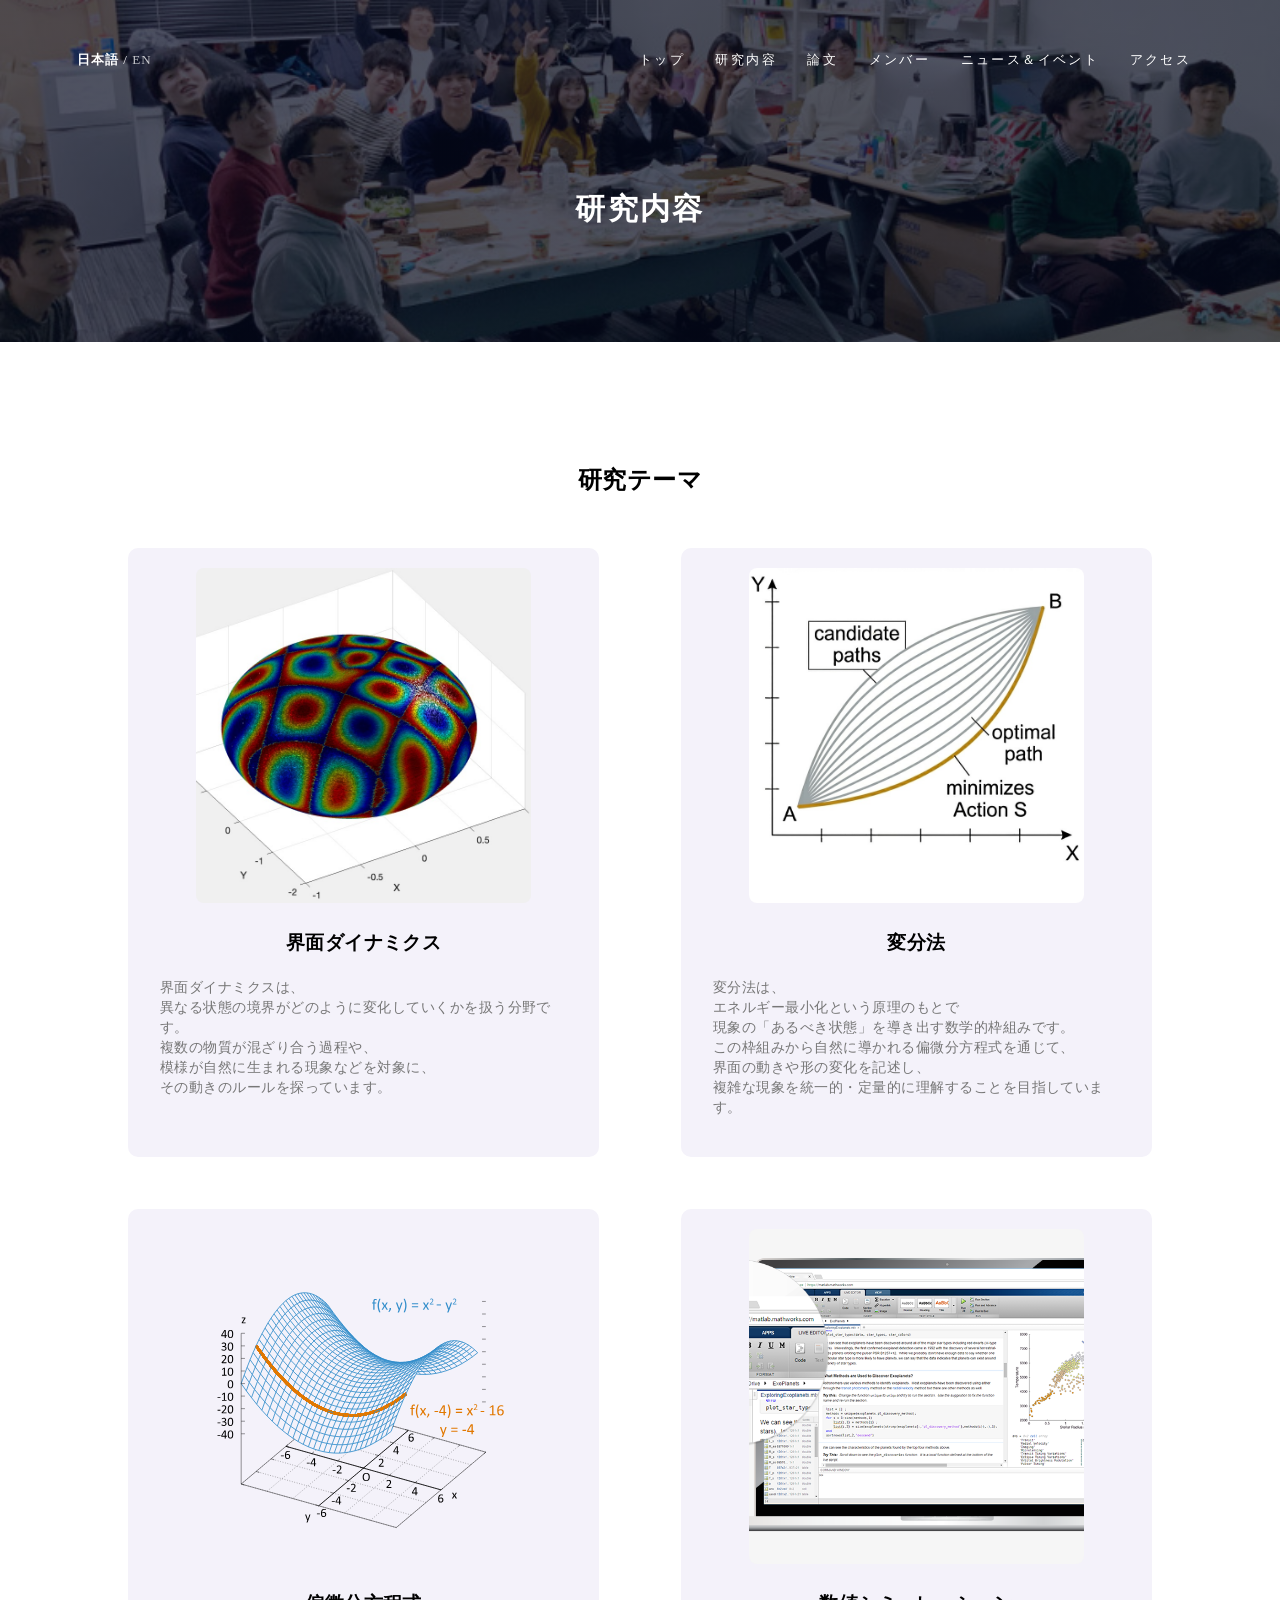
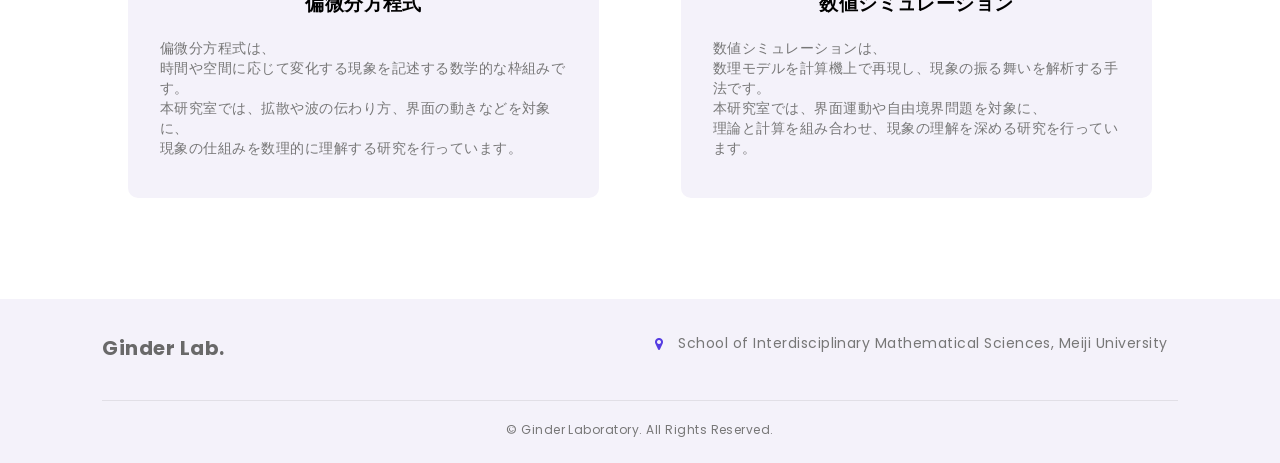
<file: research.html>
<!DOCTYPE html>
<html lang="ja">
<head>
    <meta charset="UTF-8">
    <meta name="viewport" content="width=device-width, initial-scale=1.0">
    <title>Ginder Laboratory</title>
    <link rel="stylesheet" href="css/style.css">
    <link rel="preconnect" href="https://fonts.googleapis.com">
    <link rel="preconnect" href="https://fonts.gstatic.com" crossorigin>
    <link href="https://fonts.googleapis.com/css2?family=Poppins:wght@100;200;300;400;600;700&display=swap" rel="stylesheet">
    <link rel="stylesheet" href="https://cdnjs.cloudflare.com/ajax/libs/font-awesome/4.7.0/css/font-awesome.css">
</head>
<body>
    <section class="sub-header">
        <nav>

            <div class="lang-switch">
                <a href="research.html" class="active">日本語</a>
                <span> / </span>
                <a href="en/research.html">EN</a>
            </div>

            <div class="nav-links" id="navLinks">
            <i class="fa fa-times" onclick="hideMenu()"></i>
                <ul>
                    <li><a href="index.html">トップ</a></li>
                    <li><a href="research.html">研究内容</a></li>
                    <li><a href="theses.html">論文</a></li>
                    <li><a href="member.html">メンバー</a></li>
                    <li><a href="event.html">ニュース＆イベント</a></li>
                    <li><a href="contact.html">アクセス</a></li>
                </ul>
            </div>
            <i class="fa fa-bars" onclick="showMenu()"></i>
        </nav>
    
        <h1>研究内容</h1>
        
    </section>


    <!---------------------- Course -------------------->
    
    <section class="course">
        <h1>研究テーマ</h1>
        <!-- <p>nothing</p> -->

        <div class="row">
             <div class="course-col">
                <div class="img-box">
                    <img src="./images/Interface_dynamics.jpg" alt="Interface Dynamics" />
                </div>
                <h3>界面ダイナミクス</h3>
                <p>界面ダイナミクスは、<br>異なる状態の境界がどのように変化していくかを扱う分野です。<br>複数の物質が混ざり合う過程や、<br>模様が自然に生まれる現象などを対象に、<br>その動きのルールを探っています。
                </p>
            </div>
            
            <div class="course-col">
                <div class="img-box">
                    <img src="./images/variation.jpg" alt="Interface Dynamics" />
                </div>
                <h3>変分法</h3>
                <p>変分法は、<br>エネルギー最小化という原理のもとで<br>現象の「あるべき状態」を導き出す数学的枠組みです。<br>この枠組みから自然に導かれる偏微分方程式を通じて、<br>界面の動きや形の変化を記述し、<br>複雑な現象を統一的・定量的に理解することを目指しています。
                </p>
            </div>

            <div class="course-col">
                <div class="img-box">
                    <img src="./images/pde.svg" alt="Interface Dynamics" />
                </div>
                <h3>偏微分方程式</h3>
                <p>偏微分方程式は、<br>時間や空間に応じて変化する現象を記述する数学的な枠組みです。<br>本研究室では、拡散や波の伝わり方、界面の動きなどを対象に、<br>現象の仕組みを数理的に理解する研究を行っています。
                </p>
            </div>

            <div class="course-col">
                <div class="img-box">
                    <img src="./images/matlab.png" alt="Interface Dynamics" />
                </div>
                <h3>数値シミュレーション</h3>
                <p>数値シミュレーションは、<br>数理モデルを計算機上で再現し、現象の振る舞いを解析する手法です。<br>本研究室では、界面運動や自由境界問題を対象に、<br>理論と計算を組み合わせ、現象の理解を深める研究を行っています。
                </p>
            </div>
        </div>
    </section>

    
    
    <!---------------------- Footer ---------------------->

    <footer class="footer">
        <div class="footer-top">
            <div class="footer-left">
                <h4>Ginder Lab.</h4>
            </div>

            <div class="footer-right">
                <!-- <a href="mailto:ginder@meiji.ac.jp" class="info-item">
                    <i class="fa fa-envelope"></i>
                    <span>ginder@meiji.ac.jp</span>
                </a> -->

                <a class="info-item" href="https://www.google.com/maps/place/%E6%98%8E%E6%B2%BB%E5%A4%A7%E5%AD%A6%E4%B8%AD%E9%87%8E%E3%82%AD%E3%83%A3%E3%83%B3%E3%83%91%E3%82%B9/@35.7068287,139.6490532,15z/data=!4m14!1m7!3m6!1s0x6018f28568f3a5e5:0x567bdf699508c4ba!2z5piO5rK75aSn5a2m5Lit6YeO44Kt44Oj44Oz44OR44K5!8m2!3d35.7068291!4d139.6593529!16s%2Fg%2F1hhl844lh!3m5!1s0x6018f28568f3a5e5:0x567bdf699508c4ba!8m2!3d35.7068291!4d139.6593529!16s%2Fg%2F1hhl844lh?entry=ttu&g_ep=EgoyMDI2MDIyNS4wIKXMDSoASAFQAw%3D%3D" target="_blank">
                    <i class="fa fa-map-marker"></i>
                    <span>School of Interdisciplinary Mathematical Sciences, Meiji University</span>
                </a>
            </div>
        </div>

        <div class="footer-bottom">
            © <span id="year"></span> Ginder Laboratory. All Rights Reserved.
        </div>
    </footer>


    <!---------- JavaScript for Toggle Menu ------------>
    <script>

        var navLinks = document.getElementById("navLinks"); 

        function showMenu() {
            navLinks.style.right = "0";
        }

        function hideMenu() {
            navLinks.style.right = "-200px";
        }

    </script>
</body>
</html>
</file>
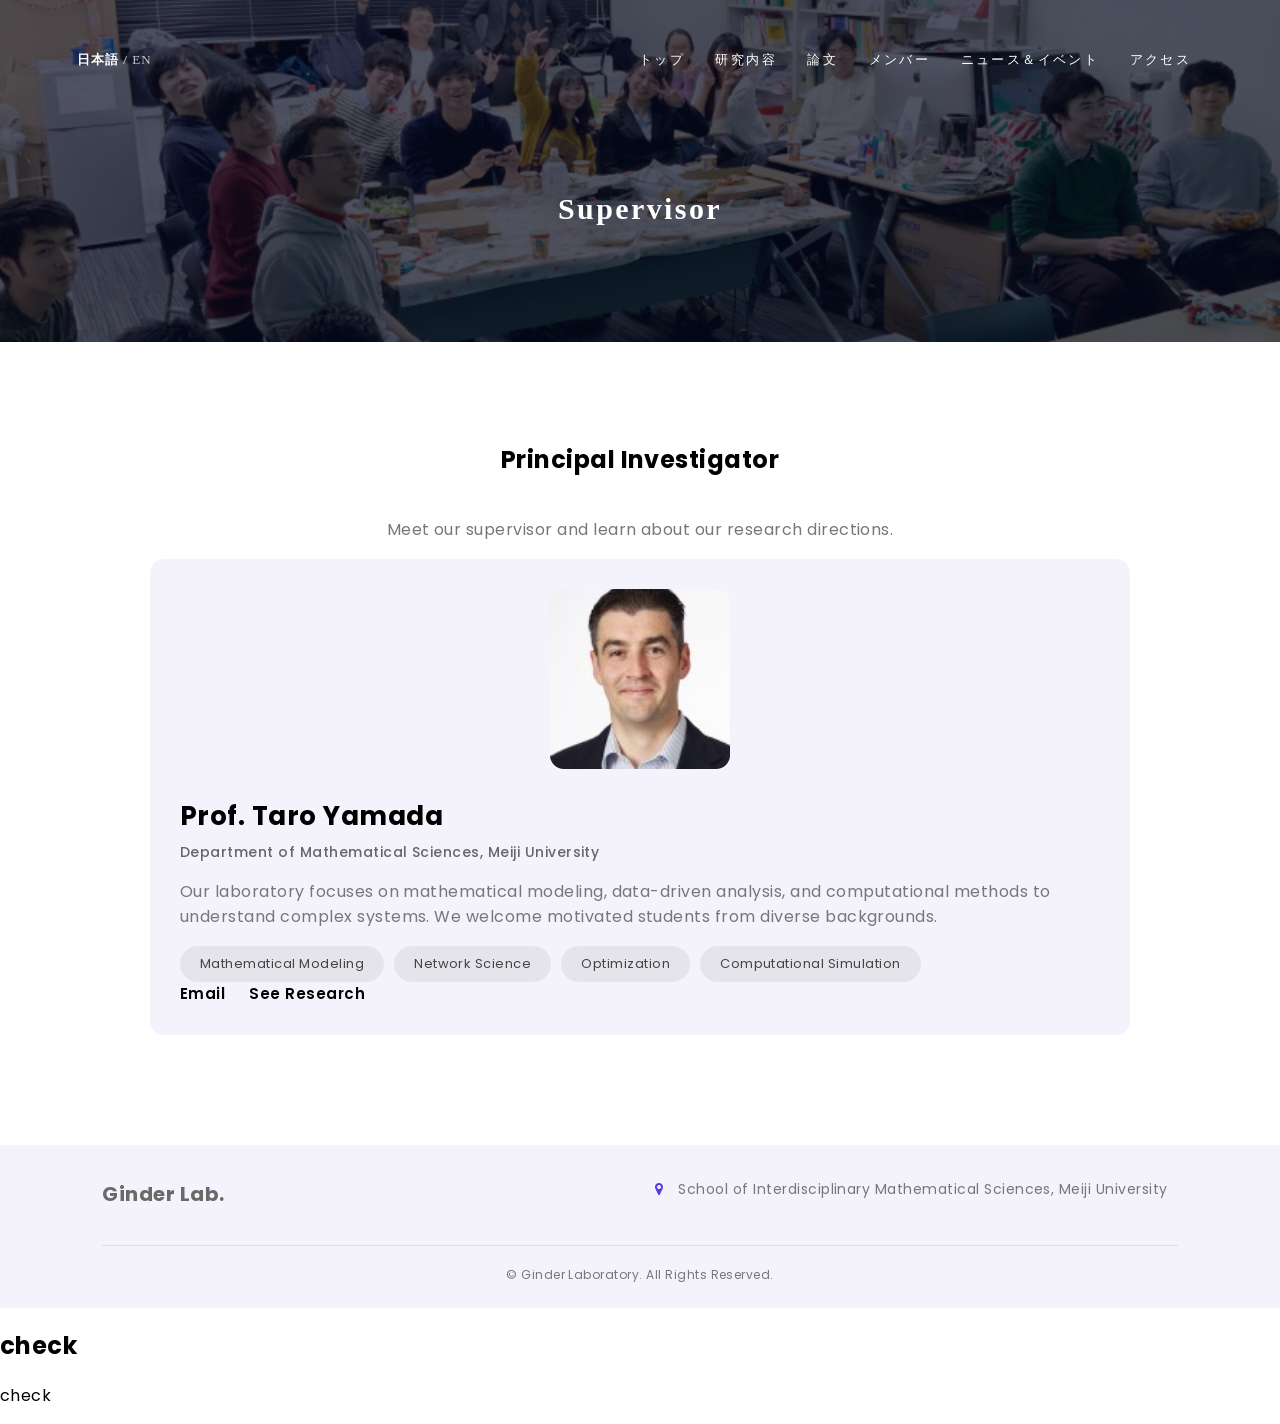
<file: supplement.html>
<!DOCTYPE html>
<html lang="ja">
<head>
    <meta charset="UTF-8">
    <meta name="viewport" content="width=device-width, initial-scale=1.0">
    <title>Ginder Laboratory</title>
    <link rel="stylesheet" href="css/style.css">
    <link rel="preconnect" href="https://fonts.googleapis.com">
    <link rel="preconnect" href="https://fonts.gstatic.com" crossorigin>
    <link href="https://fonts.googleapis.com/css2?family=Poppins:wght@100;200;300;400;600;700&display=swap" rel="stylesheet">
    <link rel="stylesheet" href="https://cdnjs.cloudflare.com/ajax/libs/font-awesome/4.7.0/css/font-awesome.css">
</head>
<body>
    <section class="sub-header">
        <nav>
            <div class="lang-switch">
                <a href="supplement.html" class="active">日本語</a>
                <span> / </span>
                <a href="en/supplement.html">EN</a>
            </div>
            <div class="nav-links" id="navLinks">
            <i class="fa fa-times" onclick="hideMenu()"></i>
                <ul>
                    <li><a href="index.html">トップ</a></li>
                    <li><a href="research.html">研究内容</a></li>
                    <li><a href="theses.html">論文</a></li>
                    <li><a href="member.html">メンバー</a></li>
                    <li><a href="event.html">ニュース＆イベント</a></li>
                    <li><a href="contact.html">アクセス</a></li>
                </ul>
            </div>
            <i class="fa fa-bars" onclick="showMenu()"></i>
        </nav>
    
        <h1>Supervisor</h1>
        
    </section>


    <!---------------------- Boss ---------------------->
    
    <section class="boss">
        <h1>Principal Investigator</h1>
        <p>Meet our supervisor and learn about our research directions.</p>

        <div class="boss-card">
            <div class="boss-left">
            <!-- 把图片路径换成你自己的，比如 ./images/prof.jpg -->
            <img src="./images/professor.jpg" alt="Professor portrait" />
            </div>

            <div class="boss-right">
            <h2>Prof. Taro Yamada</h2>
            <h3>Department of Mathematical Sciences, Meiji University</h3>

            <p class="boss-bio">
                Our laboratory focuses on mathematical modeling, data-driven analysis,
                and computational methods to understand complex systems. We welcome
                motivated students from diverse backgrounds.
            </p>

            <div class="boss-tags">
                <span>Mathematical Modeling</span>
                <span>Network Science</span>
                <span>Optimization</span>
                <span>Computational Simulation</span>
            </div>

            <div class="boss-actions">
                <a class="btn" href="mailto:yourboss@meiji.ac.jp">Email</a>
                <a class="btn btn-outline" href="research.html">See Research</a>
            </div>
            </div>
        </div>
    </section>
    
    <!---------------------- Footer ---------------------->

    <footer class="footer">
        <div class="footer-top">
            <div class="footer-left">
                <h4>Ginder Lab.</h4>
            </div>

            <div class="footer-right">
                <!-- <a href="mailto:ginder@meiji.ac.jp" class="info-item">
                    <i class="fa fa-envelope"></i>
                    <span>ginder@meiji.ac.jp</span>
                </a> -->

                <a class="info-item" href="https://www.google.com/maps/place/%E6%98%8E%E6%B2%BB%E5%A4%A7%E5%AD%A6%E4%B8%AD%E9%87%8E%E3%82%AD%E3%83%A3%E3%83%B3%E3%83%91%E3%82%B9/@35.7068287,139.6490532,15z/data=!4m14!1m7!3m6!1s0x6018f28568f3a5e5:0x567bdf699508c4ba!2z5piO5rK75aSn5a2m5Lit6YeO44Kt44Oj44Oz44OR44K5!8m2!3d35.7068291!4d139.6593529!16s%2Fg%2F1hhl844lh!3m5!1s0x6018f28568f3a5e5:0x567bdf699508c4ba!8m2!3d35.7068291!4d139.6593529!16s%2Fg%2F1hhl844lh?entry=ttu&g_ep=EgoyMDI2MDIyNS4wIKXMDSoASAFQAw%3D%3D" target="_blank">
                    <i class="fa fa-map-marker"></i>
                    <span>School of Interdisciplinary Mathematical Sciences, Meiji University</span>
                </a>
            </div>
        </div>

        <div class="footer-bottom">
            © <span id="year"></span> Ginder Laboratory. All Rights Reserved.
        </div>
    </footer>

    <h2>check</h2>
    <p>check</p>


    <!---------- JavaScript for Toggle Menu ------------>
    <script>

        var navLinks = document.getElementById("navLinks"); 

        function showMenu() {
            navLinks.style.right = "0";
        }

        function hideMenu() {
            navLinks.style.right = "-200px";
        }

    </script>
</body>
</html>
</file>
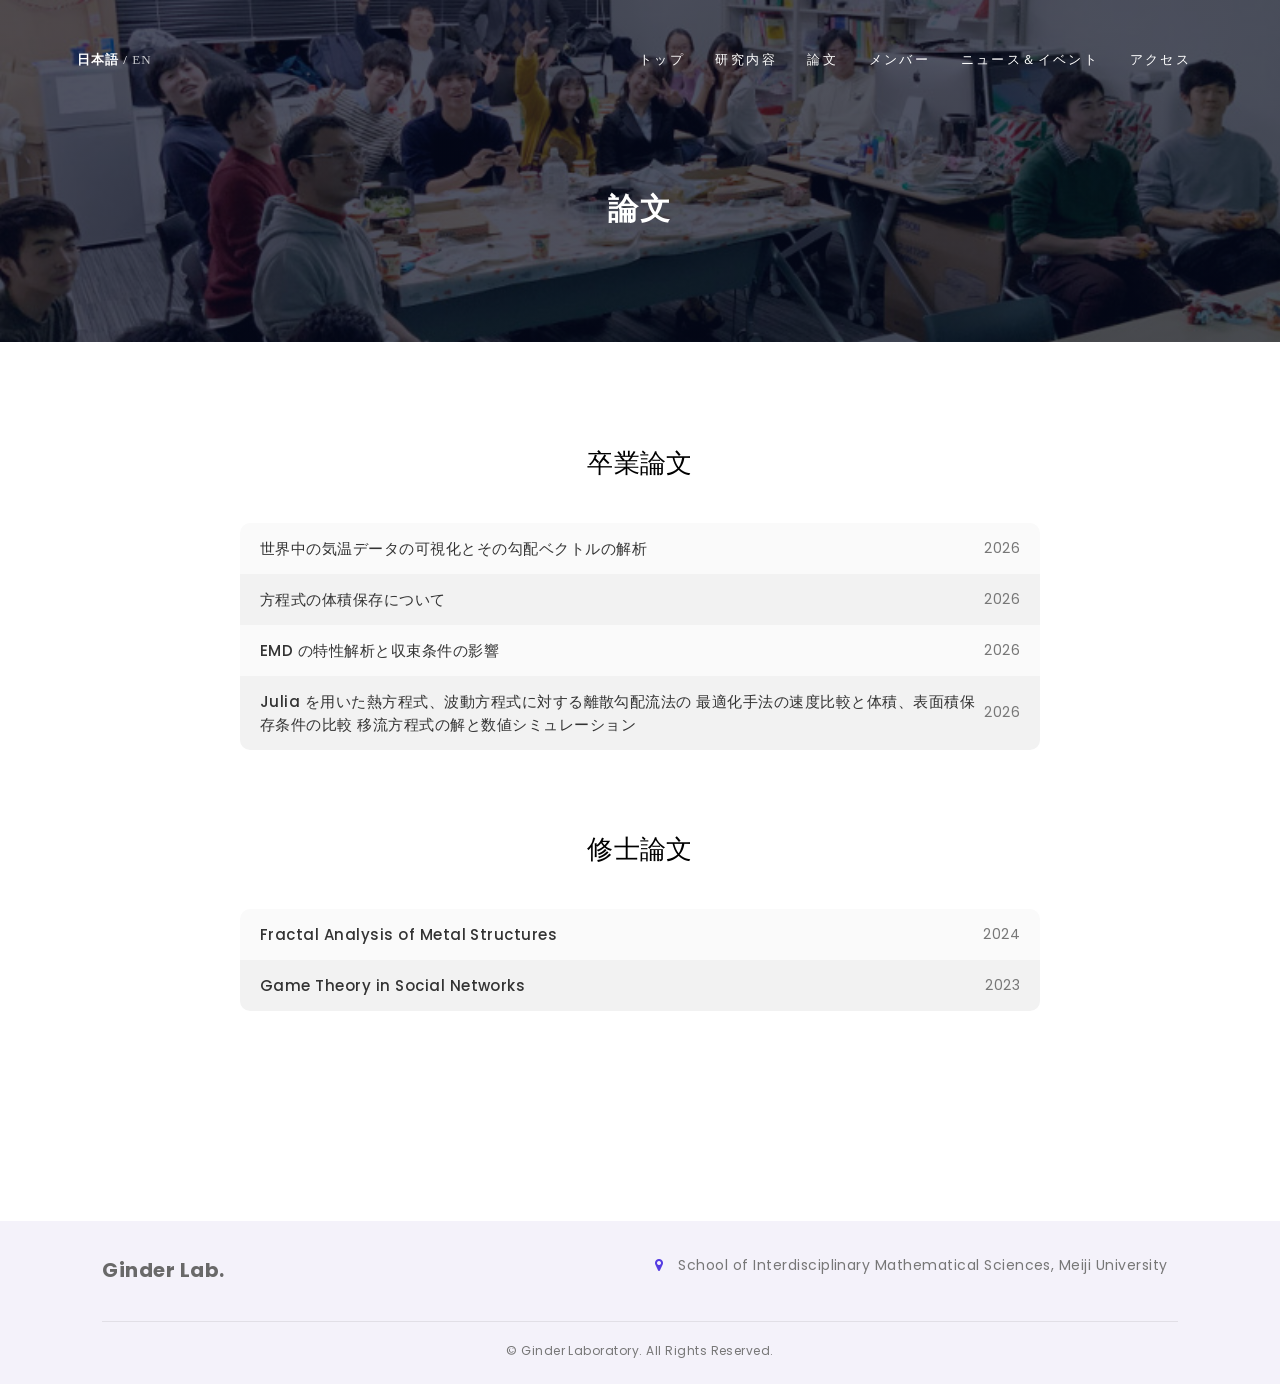
<file: theses.html>
<!DOCTYPE html>
<html lang="ja">
<head>
    <meta charset="UTF-8">
    <meta name="viewport" content="width=device-width, initial-scale=1.0">
    <title>Ginder Laboratory</title>
    <link rel="stylesheet" href="css/style.css">
    <link rel="preconnect" href="https://fonts.googleapis.com">
    <link rel="preconnect" href="https://fonts.gstatic.com" crossorigin>
    <link href="https://fonts.googleapis.com/css2?family=Poppins:wght@100;200;300;400;600;700&display=swap" rel="stylesheet">
    <link rel="stylesheet" href="https://cdnjs.cloudflare.com/ajax/libs/font-awesome/4.7.0/css/font-awesome.css">
</head>
<body>
    <section class="sub-header">
        <nav>
            <div class="lang-switch">
                <a href="theses.html" class="active">日本語</a>
                <span> / </span>
                <a href="en/theses.html">EN</a>
            </div>

            <div class="nav-links" id="navLinks">
            <i class="fa fa-times" onclick="hideMenu()"></i>
                <ul>
                    <li><a href="index.html">トップ</a></li>
                    <li><a href="research.html">研究内容</a></li>
                    <li><a href="theses.html">論文</a></li>
                    <li><a href="member.html">メンバー</a></li>
                    <li><a href="event.html">ニュース＆イベント</a></li>
                    <li><a href="contact.html">アクセス</a></li>
                </ul>
            </div>
            <i class="fa fa-bars" onclick="showMenu()"></i>
        </nav>
    
        <h1>論文</h1>
        
    </section>


    <!---------------------- theses -------------------->
    
    <section class="theses">

        <!-- Published Papers(目前没有) -->
        <!-- <div class="theses-section">
            <h2>Published Papers</h2>
            <div class="card-container">

                <div class="thesis-card">
                    <h3>Mathematical Modeling of Complex Networks</h3>
                    <p class="meta">Yamada T., Chen W. (2024)</p>
                    <p class="desc">
                    A study on dynamic network structures and their stability properties.
                    </p>
                    <a href="#" class="link-btn">View Paper</a>
                </div>
            </div>
        </div> -->


        <!-- Bachelor Theses -->
        <div class="theses-section">
            <h2>卒業論文</h2>
            <div class="thesis-list">

                <div class="thesis-row">
                    <span class="thesis-title">世界中の気温データの可視化とその勾配ベクトルの解析</span>
                    <span class="thesis-year">2026</span>
                </div>

                <div class="thesis-row">
                    <span class="thesis-title">方程式の体積保存について</span>
                    <span class="thesis-year">2026</span>
                </div>

                <div class="thesis-row">
                    <span class="thesis-title">EMD の特性解析と収束条件の影響</span>
                    <span class="thesis-year">2026</span>
                </div>

                <div class="thesis-row">
                    <span class="thesis-title">Julia を用いた熱方程式、波動方程式に対する離散勾配流法の 最適化手法の速度比較と体積、表面積保存条件の比較
移流方程式の解と数値シミュレーション</span>
                    <span class="thesis-year">2026</span>
                </div>

            </div>
        </div>


        <!-- Master Theses -->
        <div class="theses-section">
            <h2>修士論文</h2>
            <div class="thesis-list">

                <div class="thesis-row">
                    <span class="thesis-title">Fractal Analysis of Metal Structures</span>
                    <span class="thesis-year">2024</span>
                </div>

                <div class="thesis-row">
                    <span class="thesis-title">Game Theory in Social Networks</span>
                    <span class="thesis-year">2023</span>
                </div>

            </div>
        </div>


        <!-- PhD Theses （目前没有）-->
        <!-- <div class="theses-section">
            <h2>博士論文</h2>
            <div class="thesis-list">

                <div class="thesis-row">
                    <span class="thesis-title">Fractal Analysis of Metal Structures</span>
                    <span class="thesis-year">2024</span>
                </div>

            </div>
        </div> -->

    </section>
     
    
    <!---------------------- Footer ---------------------->

    <footer class="footer">
        <div class="footer-top">
            <div class="footer-left">
                <h4>Ginder Lab.</h4>
            </div>

            <div class="footer-right">
                <!-- <a href="mailto:ginder@meiji.ac.jp" class="info-item">
                    <i class="fa fa-envelope"></i>
                    <span>ginder@meiji.ac.jp</span>
                </a> -->

                <a class="info-item" href="https://www.google.com/maps/place/%E6%98%8E%E6%B2%BB%E5%A4%A7%E5%AD%A6%E4%B8%AD%E9%87%8E%E3%82%AD%E3%83%A3%E3%83%B3%E3%83%91%E3%82%B9/@35.7068287,139.6490532,15z/data=!4m14!1m7!3m6!1s0x6018f28568f3a5e5:0x567bdf699508c4ba!2z5piO5rK75aSn5a2m5Lit6YeO44Kt44Oj44Oz44OR44K5!8m2!3d35.7068291!4d139.6593529!16s%2Fg%2F1hhl844lh!3m5!1s0x6018f28568f3a5e5:0x567bdf699508c4ba!8m2!3d35.7068291!4d139.6593529!16s%2Fg%2F1hhl844lh?entry=ttu&g_ep=EgoyMDI2MDIyNS4wIKXMDSoASAFQAw%3D%3D" target="_blank">
                    <i class="fa fa-map-marker"></i>
                    <span>School of Interdisciplinary Mathematical Sciences, Meiji University</span>
                </a>
            </div>
        </div>

        <div class="footer-bottom">
            © <span id="year"></span> Ginder Laboratory. All Rights Reserved.
        </div>
    </footer>



    <!---------- JavaScript for Toggle Menu ------------>
    <script>

        var navLinks = document.getElementById("navLinks"); 

        function showMenu() {
            navLinks.style.right = "0";
        }

        function hideMenu() {
            navLinks.style.right = "-200px";
        }

    </script>
</body>
</html>
</file>
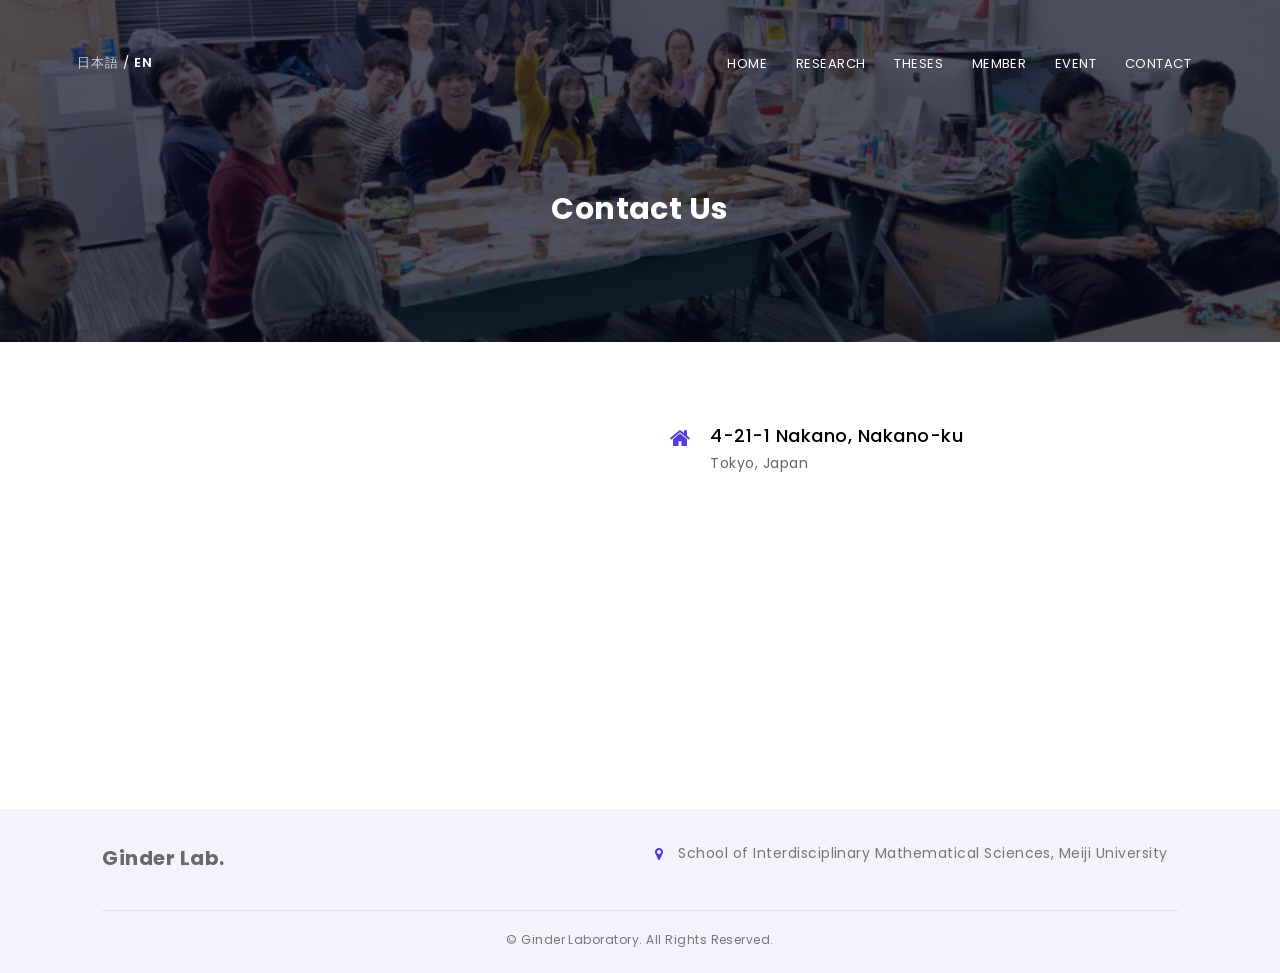
<file: en/contact.html>
<!DOCTYPE html>
<html lang="en">
<head>
    <meta charset="UTF-8">
    <meta name="viewport" content="width=device-width, initial-scale=1.0">
    <title>Ginder Laboratory</title>
    <link rel="stylesheet" href="../css/style.css">
    <link rel="preconnect" href="https://fonts.googleapis.com">
    <link rel="preconnect" href="https://fonts.gstatic.com" crossorigin>
    <link href="https://fonts.googleapis.com/css2?family=Poppins:wght@100;200;300;400;600;700&display=swap" rel="stylesheet">
    <link rel="stylesheet" href="https://cdnjs.cloudflare.com/ajax/libs/font-awesome/4.7.0/css/font-awesome.css">
</head>
<body>
    <section class="sub-header">
        <nav>
            <div class="nav-left">
                <div class="lang-switch">
                    <a href="../contact.html">日本語</a>
                    <span> / </span>
                    <a href="contact.html" class="active">EN</a>
                </div>
            </div>

            <div class="nav-links" id="navLinks">
            <i class="fa fa-times" onclick="hideMenu()"></i>
                <ul>
                    <li><a href="index.html">HOME</a></li>
                    <li><a href="research.html">RESEARCH</a></li>
                    <li><a href="theses.html">THESES</a></li>
                    <li><a href="member.html">MEMBER</a></li>
                    <li><a href="event.html">EVENT</a></li>
                    <li><a href="contact.html">CONTACT</a></li>
                </ul>
            </div>
            <i class="fa fa-bars" onclick="showMenu()"></i>
        </nav>
    
        <h1>Contact Us</h1>
        
    </section>


    <!---------------------- contact us ---------------------->
    
    <section class="location">

        <div class="map">
            <iframe src="https://www.google.com/maps/embed?pb=!1m18!1m12!1m3!1d3239.78820862705!2d139.6593529!3d35.7068291!2m3!1f0!2f0!3f0!3m2!1i1024!2i768!4f13.1!3m3!1m2!1s0x6018f28568f3a5e5%3A0x567bdf699508c4ba!2z5piO5rK75aSn5a2m5Lit6YeO44Kt44Oj44Oz44OR44K5!5e0!3m2!1sja!2shk!4v1772249370425!5m2!1sja!2shk" width="600" height="450" style="border:0;" allowfullscreen="" loading="lazy" referrerpolicy="no-referrer-when-downgrade"></iframe>
        </div>

        <div class="contact-us">

            <div class="contact-col">

                <div>
                    <i class="fa fa-home"></i>
                    <span>
                        <h5>4-21-1 Nakano, Nakano-ku</h5>
                        <p>Tokyo, Japan</p>
                    </span>
                </div>
                
                <!-- <div>
                    <i class="fa fa-envelope-o"></i>
                    <span>
                        <h5>eginder@meiji.ac.jp</h5>
                        <p>Email Us</p>
                    </span>
                </div> -->

            </div>    

        </div>
        
        
    </section>

    
    
    <!---------------------- Footer ---------------------->

    <footer class="footer">
        <div class="footer-top">
            <div class="footer-left">
                <h4>Ginder Lab.</h4>
            </div>

            <div class="footer-right">
                <!-- <a href="mailto:ginder@meiji.ac.jp" class="info-item">
                    <i class="fa fa-envelope"></i>
                    <span>ginder@meiji.ac.jp</span>
                </a> -->

                <a class="info-item" href="https://www.google.com/maps/place/%E6%98%8E%E6%B2%BB%E5%A4%A7%E5%AD%A6%E4%B8%AD%E9%87%8E%E3%82%AD%E3%83%A3%E3%83%B3%E3%83%91%E3%82%B9/@35.7068287,139.6490532,15z/data=!4m14!1m7!3m6!1s0x6018f28568f3a5e5:0x567bdf699508c4ba!2z5piO5rK75aSn5a2m5Lit6YeO44Kt44Oj44Oz44OR44K5!8m2!3d35.7068291!4d139.6593529!16s%2Fg%2F1hhl844lh!3m5!1s0x6018f28568f3a5e5:0x567bdf699508c4ba!8m2!3d35.7068291!4d139.6593529!16s%2Fg%2F1hhl844lh?entry=ttu&g_ep=EgoyMDI2MDIyNS4wIKXMDSoASAFQAw%3D%3D" target="_blank">
                    <i class="fa fa-map-marker"></i>
                    <span>School of Interdisciplinary Mathematical Sciences, Meiji University</span>
                </a>
            </div>
        </div>

        <div class="footer-bottom">
            © <span id="year"></span> Ginder Laboratory. All Rights Reserved.
        </div>
    </footer>



    <!---------- JavaScript for Toggle Menu ------------>
    <script>

        var navLinks = document.getElementById("navLinks"); 

        function showMenu() {
            navLinks.style.right = "0";
        }

        function hideMenu() {
            navLinks.style.right = "-200px";
        }

    </script>
</body>
</html>
</file>
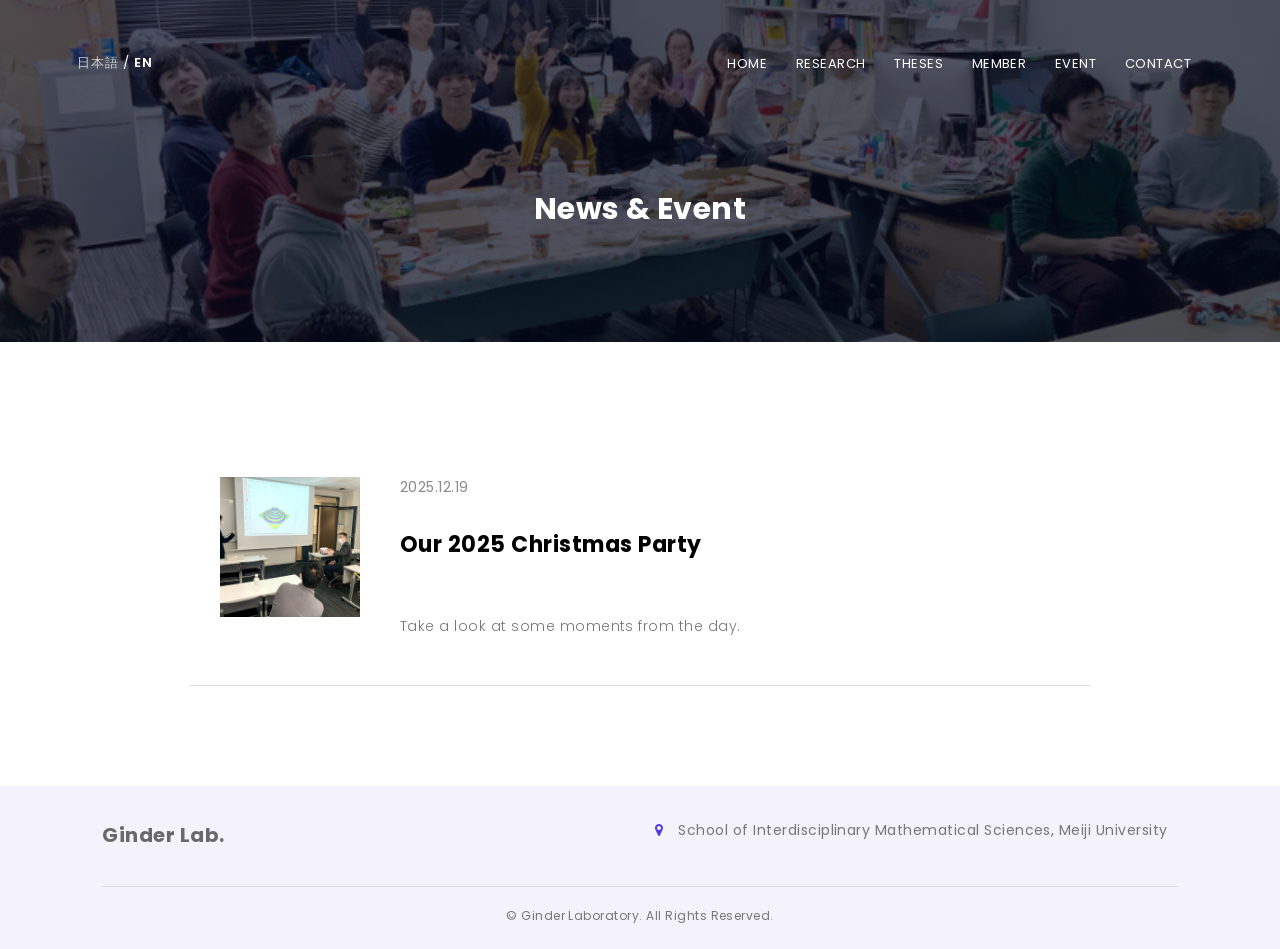
<file: en/event.html>
<!DOCTYPE html>
<html lang="en">
<head>
    <meta charset="UTF-8">
    <meta name="viewport" content="width=device-width, initial-scale=1.0">
    <title>Ginder Laboratory</title>
    <link rel="stylesheet" href="../css/style.css">
    <link rel="preconnect" href="https://fonts.googleapis.com">
    <link rel="preconnect" href="https://fonts.gstatic.com" crossorigin>
    <link href="https://fonts.googleapis.com/css2?family=Poppins:wght@100;200;300;400;600;700&display=swap" rel="stylesheet">
    <link rel="stylesheet" href="https://cdnjs.cloudflare.com/ajax/libs/font-awesome/4.7.0/css/font-awesome.css">
</head>
<body>
    <section class="sub-header">
        <nav>
            <div class="nav-left">
                <div class="lang-switch">
                    <a href="../event.html">日本語</a>
                    <span> / </span>
                    <a href="event.html" class="active">EN</a>
                </div>
            </div>

            <div class="nav-links" id="navLinks">
            <i class="fa fa-times" onclick="hideMenu()"></i>
                <ul>
                    <li><a href="index.html">HOME</a></li>
                    <li><a href="research.html">RESEARCH</a></li>
                    <li><a href="theses.html">THESES</a></li>
                    <li><a href="member.html">MEMBER</a></li>
                    <li><a href="event.html">EVENT</a></li>
                    <li><a href="contact.html">CONTACT</a></li>
                </ul>
            </div>
            <i class="fa fa-bars" onclick="showMenu()"></i>
        </nav>
    
        <h1>News & Event</h1>
        
    </section>

  <!---------------------- News & Events ---------------------->
    
    <section class="news">
        <!-- <h1>News & Events</h1> -->
        <div id="news-list"></div>
    </section>
    

    
  <!---------------------- Footer ---------------------->

    <footer class="footer">
        <div class="footer-top">
            <div class="footer-left">
                <h4>Ginder Lab.</h4>
            </div>

            <div class="footer-right">
                <!-- <a href="mailto:ginder@meiji.ac.jp" class="info-item">
                    <i class="fa fa-envelope"></i>
                    <span>ginder@meiji.ac.jp</span>
                </a> -->

                <a class="info-item" href="https://www.google.com/maps/place/%E6%98%8E%E6%B2%BB%E5%A4%A7%E5%AD%A6%E4%B8%AD%E9%87%8E%E3%82%AD%E3%83%A3%E3%83%B3%E3%83%91%E3%82%B9/@35.7068287,139.6490532,15z/data=!4m14!1m7!3m6!1s0x6018f28568f3a5e5:0x567bdf699508c4ba!2z5piO5rK75aSn5a2m5Lit6YeO44Kt44Oj44Oz44OR44K5!8m2!3d35.7068291!4d139.6593529!16s%2Fg%2F1hhl844lh!3m5!1s0x6018f28568f3a5e5:0x567bdf699508c4ba!8m2!3d35.7068291!4d139.6593529!16s%2Fg%2F1hhl844lh?entry=ttu&g_ep=EgoyMDI2MDIyNS4wIKXMDSoASAFQAw%3D%3D" target="_blank">
                    <i class="fa fa-map-marker"></i>
                    <span>School of Interdisciplinary Mathematical Sciences, Meiji University</span>
                </a>
            </div>
        </div>

        <div class="footer-bottom">
            © <span id="year"></span> Ginder Laboratory. All Rights Reserved.
        </div>
    </footer>



    <!---------- JavaScript for Toggle Menu ------------>
    <script>

        var navLinks = document.getElementById("navLinks"); 

        function showMenu() {
            navLinks.style.right = "0";
        }

        function hideMenu() {
            navLinks.style.right = "-200px";
        }

    </script>


    <!---------- JavaScript for News ------------>
    <script>
    fetch("./data/news-en.json")
    .then(res => res.json())
    .then(data => {
        const container = document.getElementById("news-list");

        data.forEach(item => {
        const html = `
            <a href="${item.url}" class="news-item">
                <div class="news-img">
                    <img src="${item.img}">
                </div>

                <div class="news-content">
                    <span class="news-date">${item.date}</span>
                    <h2>${item.title}</h2>
                    <p>${item.desc}</p>
                </div>
            </a>
        `;
        container.innerHTML += html;
        });
    });
    </script>
</body>
</html>
</file>
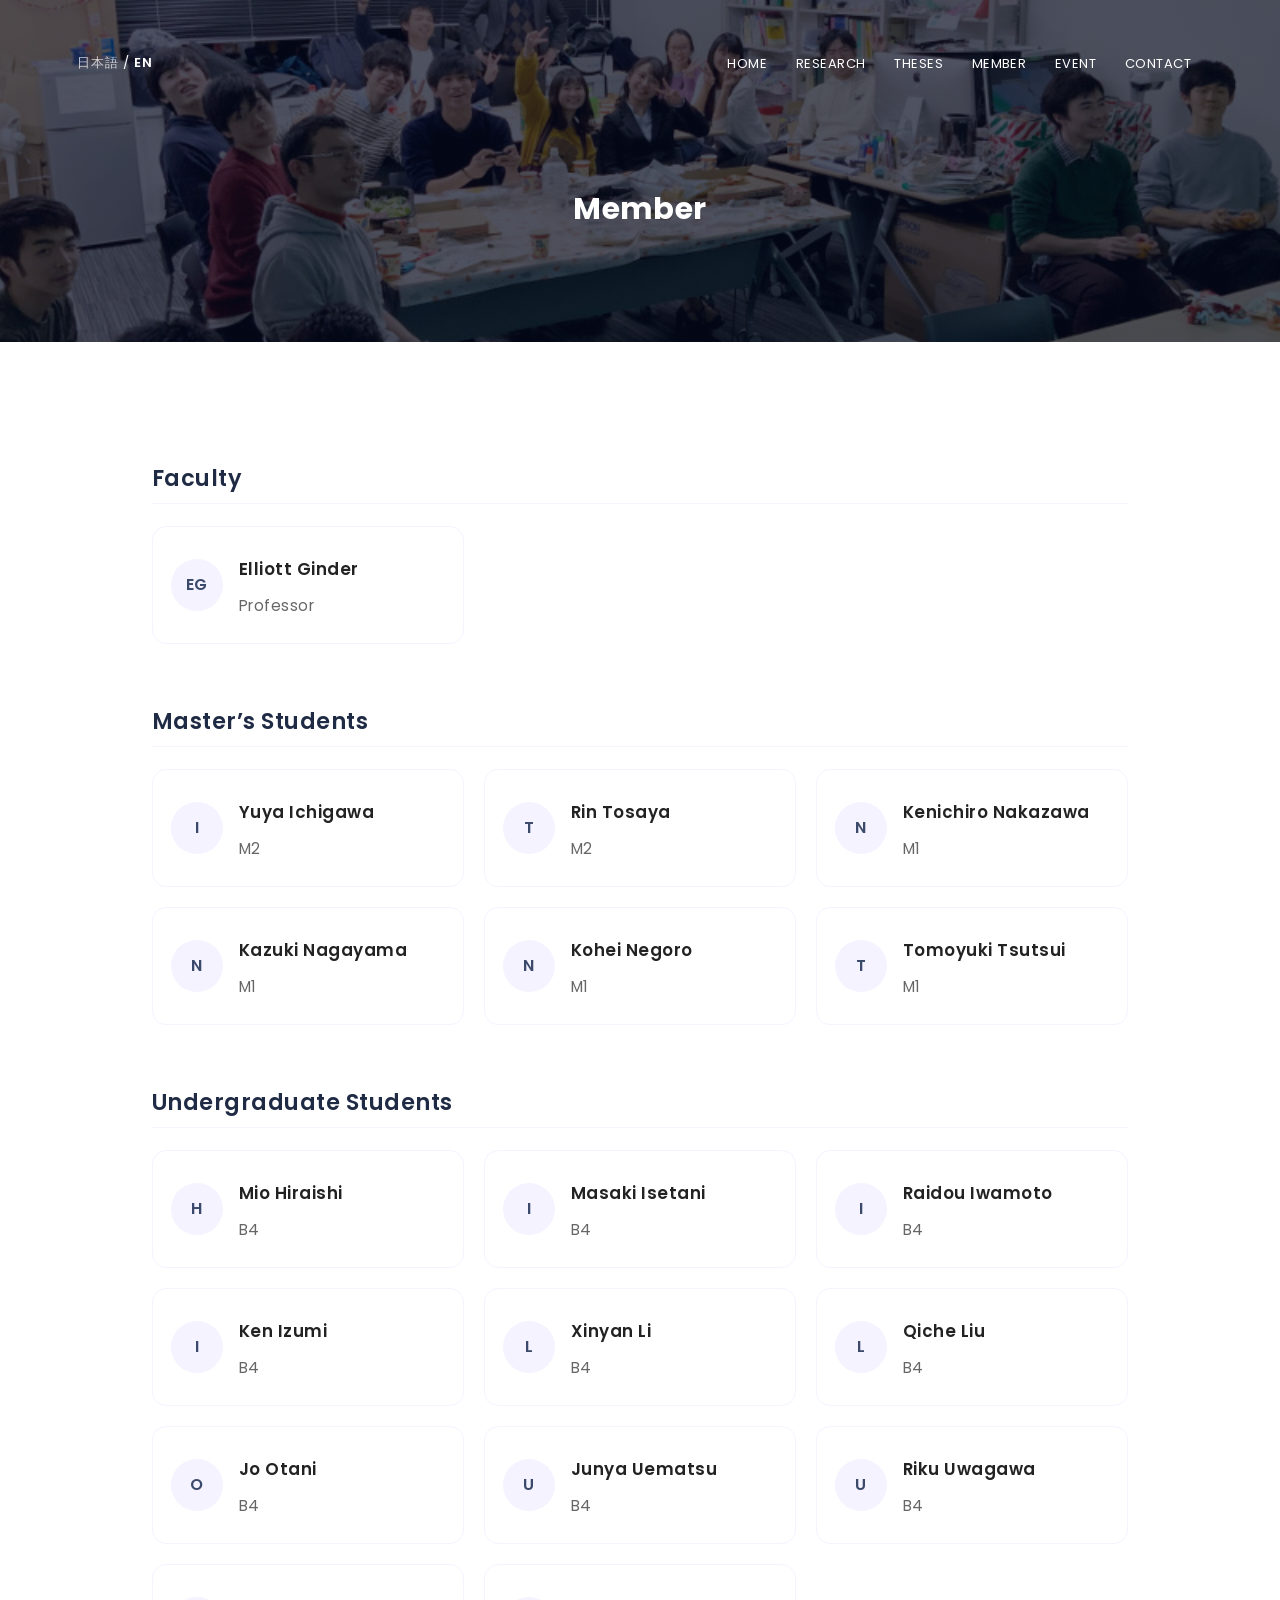
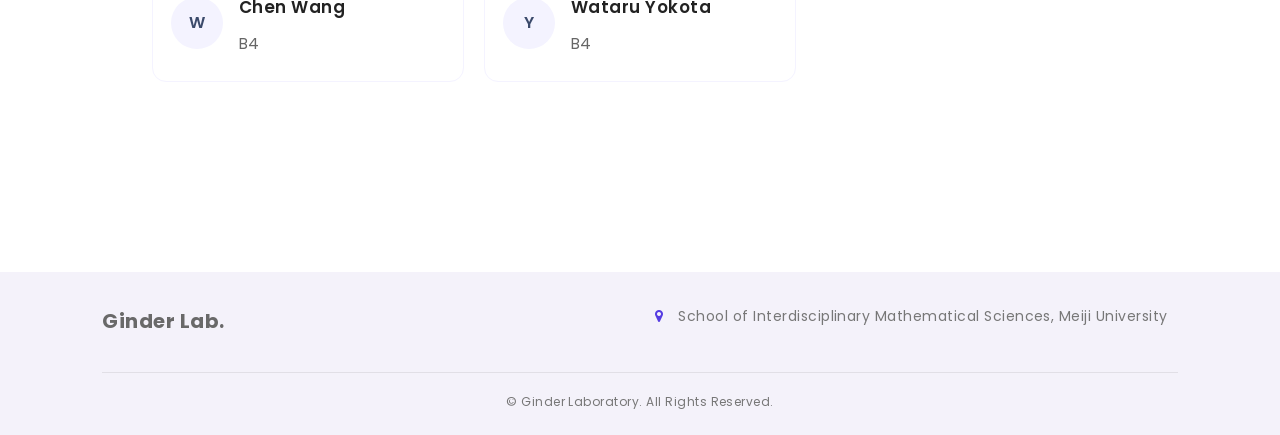
<file: en/member.html>
<!DOCTYPE html>
<html lang="en">
<head>
    <meta charset="UTF-8">
    <meta name="viewport" content="width=device-width, initial-scale=1.0">
    <title>Laboratory Website Design</title>
    <link rel="stylesheet" href="../css/style.css">
    <link rel="preconnect" href="https://fonts.googleapis.com">
    <link rel="preconnect" href="https://fonts.gstatic.com" crossorigin>
    <link href="https://fonts.googleapis.com/css2?family=Poppins:wght@100;200;300;400;600;700&display=swap" rel="stylesheet">
    <link rel="stylesheet" href="https://cdnjs.cloudflare.com/ajax/libs/font-awesome/4.7.0/css/font-awesome.css">
</head>
<body>
    <section class="sub-header">
        <nav>
            <div class="nav-left">
                <div class="lang-switch">
                    <a href="../member.html">日本語</a>
                    <span> / </span>
                    <a href="member.html" class="active">EN</a>
                </div>
            </div>

            <div class="nav-links" id="navLinks">
            <i class="fa fa-times" onclick="hideMenu()"></i>
                <ul>
                    <li><a href="index.html">HOME</a></li>
                    <li><a href="research.html">RESEARCH</a></li>
                    <li><a href="theses.html">THESES</a></li>
                    <li><a href="member.html">MEMBER</a></li>
                    <li><a href="event.html">EVENT</a></li>
                    <li><a href="contact.html">CONTACT</a></li>
                </ul>
            </div>
            <i class="fa fa-bars" onclick="showMenu()"></i>
        </nav>
    
        <h1>Member</h1>
        
    </section>

  <!---------------------- News & Events ---------------------->
    
    <main class="members-page">
   
        <section class="member-section">
            <h2>Faculty</h2>
            <div class="member-grid">
                <div class="member-card">
                    <div class="member-icon">EG</div>
                        <div class="member-info">
                            <h3>Elliott Ginder</h3>
                            <p>Professor</p>
                        </div>
                </div>
            </div>
        </section>

    

        <section class="member-section">
            <h2>Master’s Students</h2>
            <div class="member-grid">
                 <div class="member-card">
                    <div class="member-icon">I</div>
                    <div class="member-info">
                        <h3>Yuya Ichigawa</h3>
                        <p>M2</p>
                    </div>
                </div>

                 <div class="member-card">
                    <div class="member-icon">T</div>
                    <div class="member-info">
                        <h3>Rin Tosaya</h3>
                        <p>M2</p>
                    </div>
                </div>
                
                <div class="member-card">
                    <div class="member-icon">N</div>
                    <div class="member-info">
                        <h3>Kenichiro Nakazawa</h3>
                        <p>M1</p>
                    </div>
                </div>

                <div class="member-card">
                    <div class="member-icon">N</div>
                    <div class="member-info">
                        <h3>Kazuki Nagayama</h3>
                        <p>M1</p>
                    </div>
                </div>

                <div class="member-card">
                    <div class="member-icon">N</div>
                    <div class="member-info">
                        <h3>Kohei Negoro</h3>
                        <p>M1</p>
                    </div>
                </div>

                <div class="member-card">
                    <div class="member-icon">T</div>
                    <div class="member-info">
                        <h3>Tomoyuki Tsutsui</h3>
                        <p>M1</p>
                    </div>
                </div>

            </div>
        </section>

        <section class="member-section">
            <h2>Undergraduate Students</h2>
            <div class="member-grid">
                
                 <div class="member-card">
                    <div class="member-icon">H</div>
                    <div class="member-info">
                        <h3>Mio Hiraishi</h3>
                        <p>B4</p>
                    </div>
                </div>

                <div class="member-card">
                    <div class="member-icon">I</div>
                    <div class="member-info">
                        <h3>Masaki Isetani</h3>
                        <p>B4</p>
                    </div>
                </div>
                
                <div class="member-card">
                    <div class="member-icon">I</div>
                    <div class="member-info">
                        <h3>Raidou Iwamoto</h3>
                        <p>B4</p>
                    </div>
                </div>

                <div class="member-card">
                    <div class="member-icon">I</div>
                    <div class="member-info">
                        <h3>Ken Izumi</h3>
                        <p>B4</p>
                    </div>
                </div>

                <div class="member-card">
                    <div class="member-icon">L</div>
                    <div class="member-info">
                        <h3>Xinyan Li</h3>
                        <p>B4</p>
                    </div>
                </div>

                <div class="member-card">
                    <div class="member-icon">L</div>
                    <div class="member-info">
                        <h3>Qiche Liu</h3>
                        <p>B4</p>
                    </div>
                </div>

                <div class="member-card">
                    <div class="member-icon">O</div>
                    <div class="member-info">
                        <h3>Jo Otani</h3>
                        <p>B4</p>
                    </div>
                </div>

                <div class="member-card">
                    <div class="member-icon">U</div>
                    <div class="member-info">
                        <h3>Junya Uematsu</h3>
                        <p>B4</p>
                    </div>
                </div>

                <div class="member-card">
                    <div class="member-icon">U</div>
                    <div class="member-info">
                        <h3>Riku Uwagawa</h3>
                        <p>B4</p>
                    </div>
                </div>

                <div class="member-card">
                    <div class="member-icon">W</div>
                    <div class="member-info">
                        <h3>Chen Wang</h3>
                        <p>B4</p>
                    </div>
                </div>

               <div class="member-card">
                    <div class="member-icon">Y</div>
                    <div class="member-info">
                        <h3>Wataru Yokota</h3>
                        <p>B4</p>
                    </div>
                </div>
                

            </div>
        </section>

    </main>
 
    
    
  <!---------------------- Footer ---------------------->

    <footer class="footer">
        <div class="footer-top">
            <div class="footer-left">
                <h4>Ginder Lab.</h4>
            </div>

            <div class="footer-right">
                <!-- <a href="mailto:ginder@meiji.ac.jp" class="info-item">
                    <i class="fa fa-envelope"></i>
                    <span>ginder@meiji.ac.jp</span>
                </a> -->

                <a class="info-item" href="https://www.google.com/maps/place/%E6%98%8E%E6%B2%BB%E5%A4%A7%E5%AD%A6%E4%B8%AD%E9%87%8E%E3%82%AD%E3%83%A3%E3%83%B3%E3%83%91%E3%82%B9/@35.7068287,139.6490532,15z/data=!4m14!1m7!3m6!1s0x6018f28568f3a5e5:0x567bdf699508c4ba!2z5piO5rK75aSn5a2m5Lit6YeO44Kt44Oj44Oz44OR44K5!8m2!3d35.7068291!4d139.6593529!16s%2Fg%2F1hhl844lh!3m5!1s0x6018f28568f3a5e5:0x567bdf699508c4ba!8m2!3d35.7068291!4d139.6593529!16s%2Fg%2F1hhl844lh?entry=ttu&g_ep=EgoyMDI2MDIyNS4wIKXMDSoASAFQAw%3D%3D" target="_blank">
                    <i class="fa fa-map-marker"></i>
                    <span>School of Interdisciplinary Mathematical Sciences, Meiji University</span>
                </a>
            </div>
        </div>

        <div class="footer-bottom">
            © <span id="year"></span> Ginder Laboratory. All Rights Reserved.
        </div>
    </footer>





    <!---------- JavaScript for Toggle Menu ------------>
    <script>

        var navLinks = document.getElementById("navLinks"); 

        function showMenu() {
            navLinks.style.right = "0";
        }

        function hideMenu() {
            navLinks.style.right = "-200px";
        }

    </script>
</body>
</html>
</file>
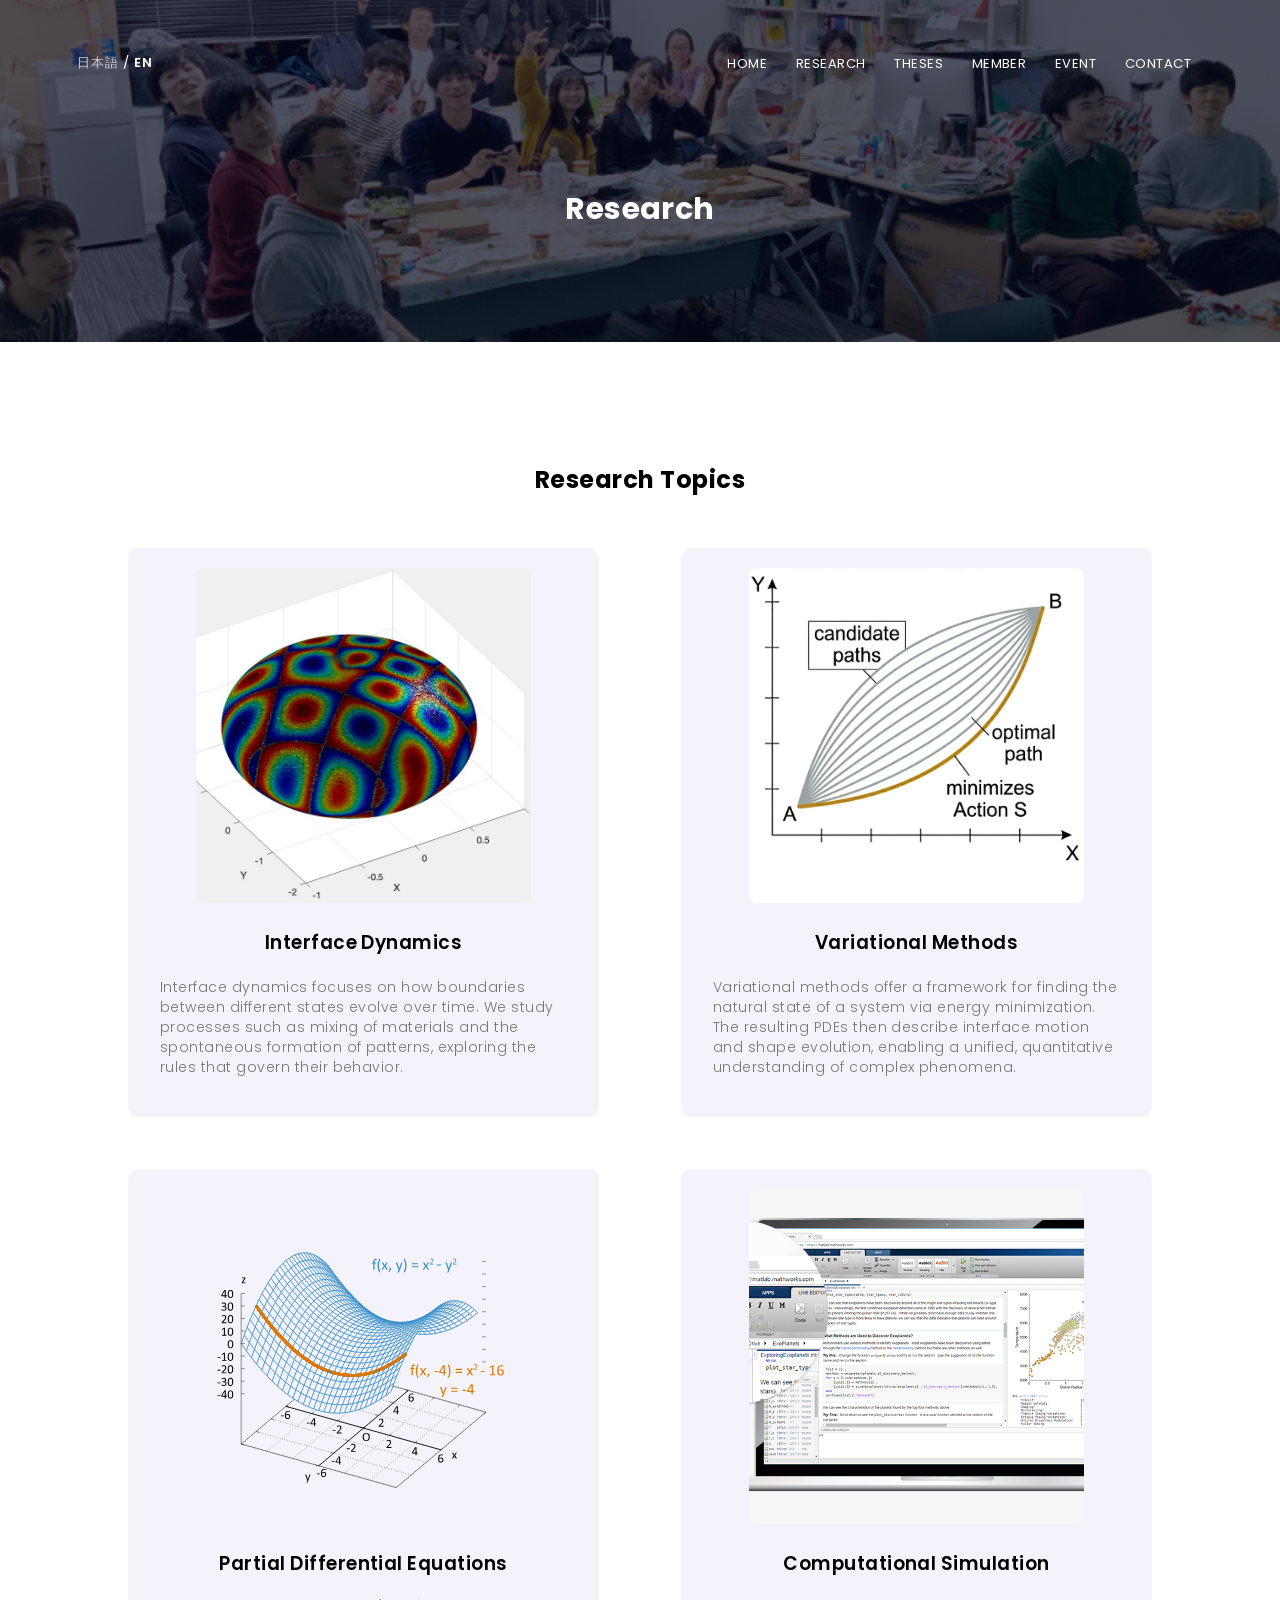
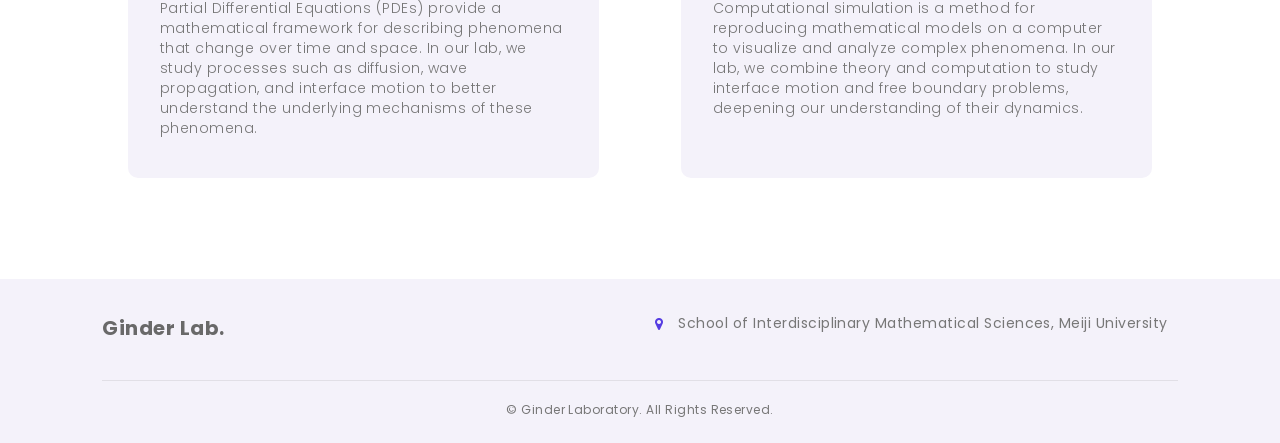
<file: en/research.html>
<!DOCTYPE html>
<html lang="en">
<head>
    <meta charset="UTF-8">
    <meta name="viewport" content="width=device-width, initial-scale=1.0">
    <title>Ginder Laboratory</title>
    <link rel="stylesheet" href="../css/style.css">
    <link rel="preconnect" href="https://fonts.googleapis.com">
    <link rel="preconnect" href="https://fonts.gstatic.com" crossorigin>
    <link href="https://fonts.googleapis.com/css2?family=Poppins:wght@100;200;300;400;600;700&display=swap" rel="stylesheet">
    <link rel="stylesheet" href="https://cdnjs.cloudflare.com/ajax/libs/font-awesome/4.7.0/css/font-awesome.css">
</head>
<body>
    <section class="sub-header">
        <nav>
            <div class="nav-left">
                <div class="lang-switch">
                    <a href="../research.html">日本語</a>
                    <span> / </span>
                    <a href="research.html" class="active">EN</a>
                </div>
            </div>
            <div class="nav-links" id="navLinks">
            <i class="fa fa-times" onclick="hideMenu()"></i>
                <ul>
                    <li><a href="index.html">HOME</a></li>
                    <li><a href="research.html">RESEARCH</a></li>
                    <li><a href="theses.html">THESES</a></li>
                    <li><a href="member.html">MEMBER</a></li>
                    <li><a href="event.html">EVENT</a></li>
                    <li><a href="contact.html">CONTACT</a></li>
                </ul>
            </div>
            <i class="fa fa-bars" onclick="showMenu()"></i>
        </nav>
    
        <h1>Research</h1>
        
    </section>


    <!---------------------- Course -------------------->
    
    <section class="course">
        <h1>Research Topics</h1>
        <!-- <p>nothing</p> -->

        <div class="row">
            <div class="course-col">
                <div class="img-box">
                    <img src="../images/Interface_dynamics.jpg" alt="Interface Dynamics" />
                </div>
                <h3>Interface Dynamics</h3>
                <p>Interface dynamics focuses on how boundaries between different states evolve over time. We study processes such as mixing of materials and the spontaneous formation of patterns, exploring the rules that govern their behavior.
                </p>
            </div>

            <div class="course-col">
                <div class="img-box">
                    <img src="../images/variation.jpg" alt="Interface Dynamics" />
                </div>
                <h3>Variational Methods</h3>
                <p>Variational methods offer a framework for finding the natural state of a system via energy minimization. The resulting PDEs then describe interface motion and shape evolution, enabling a unified, quantitative understanding of complex phenomena.
                </p>
            </div>

            <div class="course-col">
                <div class="img-box">
                    <img src="../images/pde.svg" alt="Interface Dynamics" />
                </div>
                <h3>Partial Differential Equations</h3>
                <p>Partial Differential Equations (PDEs) provide a mathematical framework for describing phenomena that change over time and space. In our lab, we study processes such as diffusion, wave propagation, and interface motion to better understand the underlying mechanisms of these phenomena.
                </p>
            </div>

            <div class="course-col">
               <div class="img-box">
                    <img src="../images/matlab.png" alt="Interface Dynamics" />
                </div>
                <h3>Computational Simulation</h3>
                <p>Computational simulation is a method for reproducing mathematical models on a computer to visualize and analyze complex phenomena. In our lab, we combine theory and computation to study interface motion and free boundary problems, deepening our understanding of their dynamics.
                </p>
            </div>
        </div>
    </section>

    
    
    <!---------------------- Footer ---------------------->

    <footer class="footer">
        <div class="footer-top">
            <div class="footer-left">
                <h4>Ginder Lab.</h4>
            </div>

            <div class="footer-right">
                <!-- <a href="mailto:ginder@meiji.ac.jp" class="info-item">
                    <i class="fa fa-envelope"></i>
                    <span>ginder@meiji.ac.jp</span>
                </a> -->

                <a class="info-item" href="https://www.google.com/maps/place/%E6%98%8E%E6%B2%BB%E5%A4%A7%E5%AD%A6%E4%B8%AD%E9%87%8E%E3%82%AD%E3%83%A3%E3%83%B3%E3%83%91%E3%82%B9/@35.7068287,139.6490532,15z/data=!4m14!1m7!3m6!1s0x6018f28568f3a5e5:0x567bdf699508c4ba!2z5piO5rK75aSn5a2m5Lit6YeO44Kt44Oj44Oz44OR44K5!8m2!3d35.7068291!4d139.6593529!16s%2Fg%2F1hhl844lh!3m5!1s0x6018f28568f3a5e5:0x567bdf699508c4ba!8m2!3d35.7068291!4d139.6593529!16s%2Fg%2F1hhl844lh?entry=ttu&g_ep=EgoyMDI2MDIyNS4wIKXMDSoASAFQAw%3D%3D" target="_blank">
                    <i class="fa fa-map-marker"></i>
                    <span>School of Interdisciplinary Mathematical Sciences, Meiji University</span>
                </a>
            </div>
        </div>

        <div class="footer-bottom">
            © <span id="year"></span> Ginder Laboratory. All Rights Reserved.
        </div>
    </footer>


    <!---------- JavaScript for Toggle Menu ------------>
    <script>

        var navLinks = document.getElementById("navLinks"); 

        function showMenu() {
            navLinks.style.right = "0";
        }

        function hideMenu() {
            navLinks.style.right = "-200px";
        }

    </script>
</body>
</html>
</file>
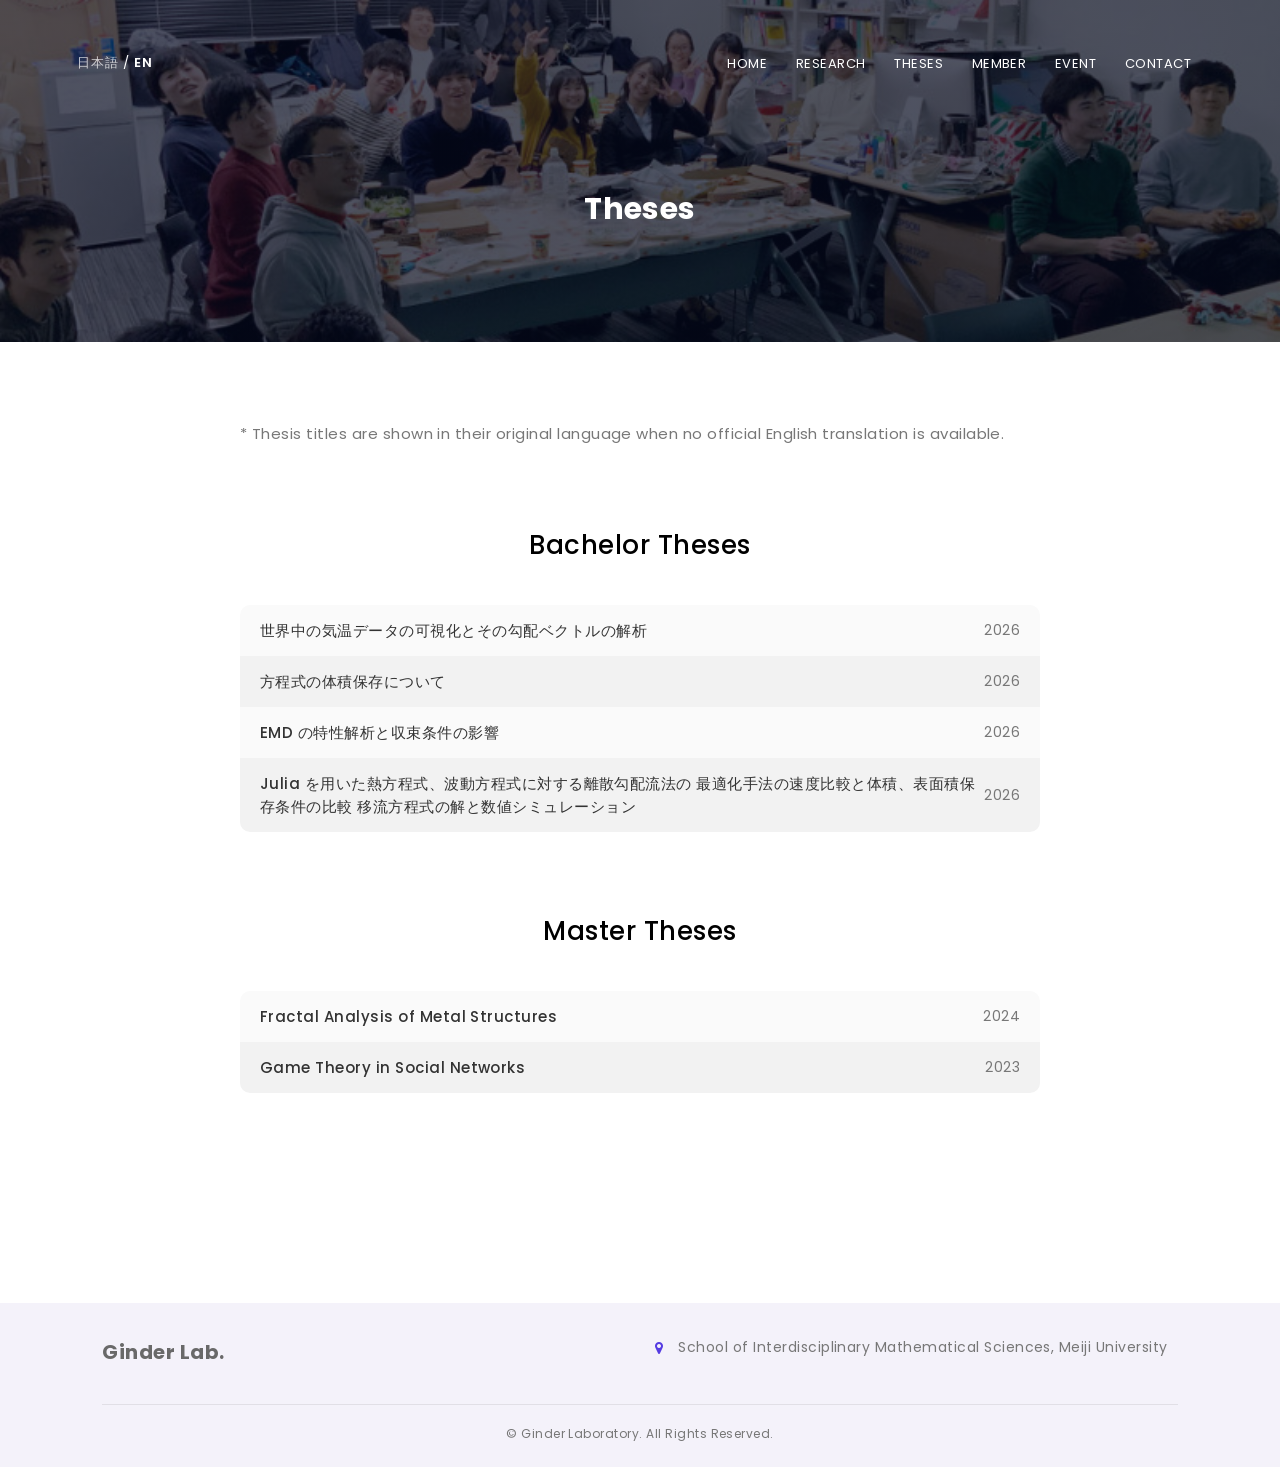
<file: en/theses.html>
<!DOCTYPE html>
<html lang="en">
<head>
    <meta charset="UTF-8">
    <meta name="viewport" content="width=device-width, initial-scale=1.0">
    <title>Ginder Laboratory</title>
    <link rel="stylesheet" href="../css/style.css">
    <link rel="preconnect" href="https://fonts.googleapis.com">
    <link rel="preconnect" href="https://fonts.gstatic.com" crossorigin>
    <link href="https://fonts.googleapis.com/css2?family=Poppins:wght@100;200;300;400;600;700&display=swap" rel="stylesheet">
    <link rel="stylesheet" href="https://cdnjs.cloudflare.com/ajax/libs/font-awesome/4.7.0/css/font-awesome.css">
</head>
<body>
    <section class="sub-header">
        <nav>
            <div class="nav-left">
                <div class="lang-switch">
                    <a href="../theses.html">日本語</a>
                    <span> / </span>
                    <a href="theses.html" class="active">EN</a>
                </div>
            </div>
            <div class="nav-links" id="navLinks">
            <i class="fa fa-times" onclick="hideMenu()"></i>
                <ul>
                    <li><a href="index.html">HOME</a></li>
                    <li><a href="research.html">RESEARCH</a></li>
                    <li><a href="theses.html">THESES</a></li>
                    <li><a href="member.html">MEMBER</a></li>
                    <li><a href="event.html">EVENT</a></li>
                    <li><a href="contact.html">CONTACT</a></li>
                </ul>
            </div>
            <i class="fa fa-bars" onclick="showMenu()"></i>
        </nav>
    
        <h1>Theses</h1>
        
    </section>


    <!---------------------- theses -------------------->
    
    <section class="theses">
        <p class="theses-note">
            * Thesis titles are shown in their original language when no official English translation is available.
        </p>
        <!-- Published Papers (暂且无，先隐藏) -->
        <!-- <div class="theses-section">
            <h2>Published Papers</h2>
            <div class="card-container">

                <div class="thesis-card">
                    <h3>Mathematical Modeling of Complex Networks</h3>
                    <p class="meta">Yamada T., Chen W. (2024)</p>
                    <p class="desc">
                    A study on dynamic network structures and their stability properties.
                    </p>
                    <a href="#" class="link-btn">View Paper</a>
                </div>

                <div class="thesis-card">
                    <h3>Data-Driven Simulation of Biological Systems</h3>
                    <p class="meta">Yamada T. (2023)</p>
                    <p class="desc">
                    Integrating computational simulation with empirical datasets.
                    </p>
                    <a href="#" class="link-btn">View Paper</a>
                </div>

            </div>
        </div> -->


        <!-- Bachelor Theses -->
        <div class="theses-section">
            <h2>Bachelor Theses</h2>
            <div class="thesis-list">

                <div class="thesis-row">
                    <span class="thesis-title">世界中の気温データの可視化とその勾配ベクトルの解析</span>
                    <span class="thesis-year">2026</span>
                </div>

                <div class="thesis-row">
                    <span class="thesis-title">方程式の体積保存について</span>
                    <span class="thesis-year">2026</span>
                </div>

                <div class="thesis-row">
                    <span class="thesis-title">EMD の特性解析と収束条件の影響</span>
                    <span class="thesis-year">2026</span>
                </div>

                <div class="thesis-row">
                    <span class="thesis-title">Julia を用いた熱方程式、波動方程式に対する離散勾配流法の 最適化手法の速度比較と体積、表面積保存条件の比較
移流方程式の解と数値シミュレーション</span>
                    <span class="thesis-year">2026</span>
                </div>

            </div>
        </div>


        <!-- Master Theses -->
        <div class="theses-section">
            <h2>Master Theses</h2>
            <div class="thesis-list">

                <div class="thesis-row">
                    <span class="thesis-title">Fractal Analysis of Metal Structures</span>
                    <span class="thesis-year">2024</span>
                </div>

                <div class="thesis-row">
                    <span class="thesis-title">Game Theory in Social Networks</span>
                    <span class="thesis-year">2023</span>
                </div>

            </div>
        </div>


        <!-- PhD Theses （目前没有）-->
        <!-- <div class="theses-section">
            <h2>PhD Theses</h2>
            <div class="thesis-list">

                <div class="thesis-row">
                    <span class="thesis-title">Fractal Analysis of Metal Structures</span>
                    <span class="thesis-year">2024</span>
                </div>

            </div>
        </div> -->

    </section>
     
    
    <!---------------------- Footer ---------------------->

    <footer class="footer">
        <div class="footer-top">
            <div class="footer-left">
                <h4>Ginder Lab.</h4>
            </div>

            <div class="footer-right">
                <!-- <a href="mailto:ginder@meiji.ac.jp" class="info-item">
                    <i class="fa fa-envelope"></i>
                    <span>ginder@meiji.ac.jp</span>
                </a> -->

                <a class="info-item" href="https://www.google.com/maps/place/%E6%98%8E%E6%B2%BB%E5%A4%A7%E5%AD%A6%E4%B8%AD%E9%87%8E%E3%82%AD%E3%83%A3%E3%83%B3%E3%83%91%E3%82%B9/@35.7068287,139.6490532,15z/data=!4m14!1m7!3m6!1s0x6018f28568f3a5e5:0x567bdf699508c4ba!2z5piO5rK75aSn5a2m5Lit6YeO44Kt44Oj44Oz44OR44K5!8m2!3d35.7068291!4d139.6593529!16s%2Fg%2F1hhl844lh!3m5!1s0x6018f28568f3a5e5:0x567bdf699508c4ba!8m2!3d35.7068291!4d139.6593529!16s%2Fg%2F1hhl844lh?entry=ttu&g_ep=EgoyMDI2MDIyNS4wIKXMDSoASAFQAw%3D%3D" target="_blank">
                    <i class="fa fa-map-marker"></i>
                    <span>School of Interdisciplinary Mathematical Sciences, Meiji University</span>
                </a>
            </div>
        </div>

        <div class="footer-bottom">
            © <span id="year"></span> Ginder Laboratory. All Rights Reserved.
        </div>
    </footer>



    <!---------- JavaScript for Toggle Menu ------------>
    <script>

        var navLinks = document.getElementById("navLinks"); 

        function showMenu() {
            navLinks.style.right = "0";
        }

        function hideMenu() {
            navLinks.style.right = "-200px";
        }

    </script>
</body>
</html>
</file>
<file: css/style.css>
/* 默认（英文） */
body {
  font-family:
    "Poppins",
    "Hiragino Mincho ProN",
    "Yu Mincho",
    sans-serif;
    letter-spacing: 0.03em;
    margin: 0;
    padding: 0;
}
/* 26.4.13 更新 日文版文字间距拉开 */
/* html[lang="ja"] .text-box h1 {
  font-family: "IBM Plex Sans JP", serif;
  letter-spacing: 0.1em;
  text-shadow: 0 2px 8px rgba(0, 0, 0, 0.5);
}*/

html[lang="ja"] nav, 
html[lang="ja"] .sub-header {
  font-family: "Hiragino Mincho ProN", "Yu Mincho", serif;
  letter-spacing: 0.15em;
}

/* 
html[lang="ja"] body {
  font-family: "Hiragino Kaku Gothic Pro", "Yu Gothic", sans-serif;
  letter-spacing: 0.05em;
} */



*, *::before, *::after {
  box-sizing: border-box;
}


/* 26.2.28更新 跳转的时候添加滚动效果 */
html {
    scroll-behavior: smooth;
    transition: 1s;
}

.header {
    min-height: 100vh;
    width: 100%;
    background-image: linear-gradient(rgba(4, 9, 30, 0.7), rgba(4, 9, 30, 0.7)), url(../images/background.jpg);
    background-position: center;
    background-size: cover;
    position: relative;
}
.logo {
    width: 7vw;
}
nav{
    display: flex;
    padding: 2% 6%;
    justify-content: space-between;
    align-items: center;
}

nav img {
    width: 75px;
}

.nav-links {
    flex: 1;
    text-align: right;
}

.nav-links ul li{
    list-style: none;
    display: inline-block;
    padding: 8px 12px;
    position: relative;
}

.nav-links ul li a {
    color: #fff;
    text-decoration: none;
    font-size: 13px;
}

.nav-links ul li::after {
    content: '';
    width: 0%;
    height: 2px;
    background: #553CE2;
    display: block;
    margin: auto;
    transition: 0.5s;
}

.nav-links ul li:hover::after {
    width: 100%;
}

.text-box{
    width: 90%;
    color: #fff;
    position: absolute;
    top: 50%;
    left: 50%;
    transform: translate(-50%, -50%);
    text-align: center;
}

.text-box h1 {
    font-size: 62px;
}

.text-box p {
    margin: 10px 0 40px;
    font-size: 14px;
}

.hero-btn {
    display: inline-block;
    text-decoration: none;
    color: #fff; 
    border: 1px solid #fff;
    margin-top: 3%;
    padding: 12px 34px;
    font-size: 13px;
    background: transparent;
    position: relative;
    cursor: pointer;
}

.hero-btn:hover {
    border: 1px solid #553CE2;
    background: #553CE2;
    transition: 1s;
}

nav .fa {
    display: none;
}

@media(max-width: 700px) {
    /* 新增overflow-x, 防止off-canvas撑宽页面 */
    /* 需要 header 里 position: relative */
    html, body {
        overflow-x: hidden;
    }

    h1 {
        font-size: 30px;
    }
    .text-box h1 {
        font-size: 30px;
    }

    .nav-links ul li {
        display: block;
    }
    
    .nav-links {
        position: fixed;
        background: #553CE2;
        height: 100vh;
        width: 200px;
        top: 0;
        right: -200px;
        text-align: left;
        z-index: 2;
        transition: 0.75s;
    }

    nav .fa {
        display: block;
        color: #fff;
        margin: 10px;
        font-size: 22px;
        cursor: pointer;
    }

    .nav-links ul {
        padding: 30px;
    }
}

/* ---------------- 全站链接效果重制 ---------------- */
a {
    text-decoration: none;  /* 去掉下划线 */
    color: inherit;         /* 不变蓝/紫 */
}




/* ---------------- switch language ---------------- */


.lang-switch {
  font-size: 13px;
  color: #fff;
  letter-spacing: 0.08em;
}

.lang-switch a {
  color: rgba(255,255,255,0.75);
  text-decoration: none;
  transition: 0.2s;
}

.lang-switch a.active {
  color: #fff;
  font-weight: 600;
}

.lang-switch a:hover {
  color: #fff;
}



/* ---------------- research topics ---------------- */

.home-course {
    width: 80%;
    margin: auto;
    text-align: center;
    padding-top: 100px;
}

/* 260419 home和research共用row  */
.row {
    margin-top: 5%;
    display: flex;
    justify-content: space-between;
    flex-wrap: wrap;
}

.home-course-col {
    display: flex;
    flex-basis: 47%;
    background: #f4f2fa;
    border-radius: 10px;
    margin-bottom: 5%;
    padding: 20px 12px;
    transition: 0.5s;

    align-items: center; 
}

.col-intro h3 {
    text-align: center;
    font-weight: 600;
    margin: 10px 0;
}

.col-intro p {
    color: #777;
    font-size: 14px;
    font-weight: 300;
    line-height: 20px;
    
    text-align: left;
    padding: 10px;
    margin: 10px 10px;
}

.home-course-col:hover {
    box-shadow: 0 0 20px 0px rgba(0, 0, 0, 0.2);
}

/* 260419 追加各个研究内容card的说明图 */
/* 260419 home和research共用img-box */
/* 基础组件 */
.img-box {
    aspect-ratio: 1 / 1;
    overflow: hidden;
    border-radius: 8px;
}

.img-box img {
    width: 100%;
    height: 100%;
    object-fit: cover;
    display: block;
}

/* 260517 home：左图右文 */
.home-course-col .img-box {
    flex: 0 0 200px;
}

@media (max-width: 700px){
    .row {
        flex-direction: column;
    }
}


/* ---------------- professor ---------------- */

.boss {
  width: 80%;
  margin: auto;
  text-align: center;
  padding-top: 80px;
  padding-bottom: 60px;
}

/* 标题在 index html 中被删除 */
.boss h1 {
  margin-bottom: 40px;
}

.boss p {
  color: #777;
  font-size: 16px;
  line-height: 1.6;
}

/* 卡片主体：跟你 Courses 那种圆角淡色块一致 */
.boss-card {
  width: 100%;
  max-width: 980px;
  margin: 0 auto;
  background: #f4f2fa; /* 你截图里那种淡紫感 */
  border-radius: 14px;
  padding: 30px;

  display: flex;
  /* 新增：纵向结构排列 */
  flex-direction: column;   /* 关键 */
  gap: 28px;
  align-items: center;
  text-align: left;
}

/* 新增 boss-main 负责内部图片和介绍的左右排列 */
.boss-main {
  display: flex;
  gap: 28px;
  align-items: center;
}

/* 左边头像 */
.boss-left img {
  width: 180px;
  height: 180px;
  border-radius: 14px;
  object-fit: cover;
  display: block;
}

/* 右边文字 */

/* 允许占满剩余空间（不是很懂虽然说... */
.boss-right {
  flex: 1;
}

.boss-right h2 {
  font-size: 26px;
  margin: 0 0 6px;
}

.name .kana {
  font-size: 0.8em; 
  font-weight: 600;       /* 👈 关键：相对缩小 */
  color: #666;  /* 稍微变浅 */
  margin: 0 0 6px 8px;
  letter-spacing: 0.05em;
}

.boss-right h3 {
  font-size: 14px;
  font-weight: 500;
  /* 新加 text-align 靠左显示 */
  /* text-align: left; */
  color: #666;
  margin: 0 0 16px;
}

.boss-bio {
  color: #555;
  line-height: 1.8;
  /* margin: 0 0 18px; */
}

/* 研究方向标签 */
.boss-tags {
  display: flex;
  flex-wrap: wrap;
  gap: 10px;
  /* margin-bottom: 10px; */
}

.boss-tags span {
  font-family:
    "Poppins",
    "Hiragino Kaku Gothic ProN",
    "Yu Gothic",
    sans-serif;

  background: rgba(0, 0, 0, 0.06);
  padding: 8px 20px;
  border-radius: 999px;
  font-size: 13px;
  color: #444;
}


/* 新版：外链样式 */
.boss-actions {
  display: flex;
  gap: 24px;
  flex-wrap: wrap;
}

.boss-actions a {
    font-size: 15px;
    font-weight: 600;
}

 
/* 响应式：手机上改成上下布局 */
@media (max-width: 700px) {
    .boss-right {
        text-align: center;
    }
  
    .boss-main {
        flex-direction: column;
        text-align: center;
    }

    .boss-actions {
        justify-content: center;
        /* 删去了flex-wrap: wrap (根据文字长度决定按钮大小） */
        gap: 16px;
    }

    .boss-actions a {
        /* 固定按钮宽度 */
        width: 80%;
        text-align: center;
    }

    .boss-left img {
        width: 160px;
        height: 160px;
    }
}


/* ----------------- News & Event -------------------- */

.facilities {
    width: 80%;
    margin: auto;
    text-align: center;
    padding-top: 100px;
}

.facilities-col {
    flex-basis: 46%;
    border-radius: 10px;
    margin-bottom: 5%;
    text-align: left;
}

.facilities-col img {
    width: 100%;
    aspect-ratio: 16 / 9;      /* 固定高度 */
    object-fit: cover;    /* 关键！裁切而不拉伸 */
    border-radius: 10px;
}

.facilities-col p {
    padding: 0;
}

.facilities-col h3 {
    margin-top: 16px;
    margin-bottom: 15px;
    text-align: left;
}

/* ========================= Home News (facilities) ========================= */

.facilities-col a {
    display: block;
    color: inherit;
}

/* 标题动画（和 news page 一样颜色） */
.facilities-col h3 {
    transition: 0.3s;
}

.facilities-col:hover h3 {
    color: #8c7b5f;
}

/* 未修改 */
@media (max-width: 700px) {
    
}


/* ----------------- footer -------------------- */

.footer {
    margin-top: 50px;
    background: #f4f2fa;
    color: #111;
    padding: 24px 8%;
}

.footer-top {
    margin-top: 0;
    display: flex;
    justify-content: space-between;
    align-items: flex-start;
    flex-wrap: wrap;
}

.footer-left h4 {
    color: #696969;
    font-size: 20px;
    margin-top: 10px;
}

.footer-right {
    display: flex;
    flex-direction: column;
    gap: 10px;
    margin: 10px 10px;
}

.info-item {
    display: flex;
    align-items: center;
    gap: 10px;
    font-size: 14px;
    color: #777;
    text-decoration: none;
}

.info-item i {
    color: #553CE2;

    /* 以下3行为补充，因为icon大小不一样 */
    width: 18px;          /* 固定图标占位宽度：16~20px都行 */
    text-align: center;   /* 图标在占位区居中 */
    flex: 0 0 18px;       /* 不要被压缩 */
}

.footer-bottom {
    margin-top: 10px;
    padding-top: 20px;
    border-top: 1px solid rgba(0,0,0,0.08);
    text-align: center;
    font-size: 12px;
    color: #777;
}

/* =========================== 通用 =========================== */

.sub-header {
    height: 38vh;
    width: 100%;
    background-image: linear-gradient(rgba(4, 9, 30, 0.7),rgba(4, 9, 30, 0.7)), url(../images/background.jpg);
    background-position: center;
    background-size: cover;
    text-align: center;
    /* 新增 position */
    position: relative;
    color: #fff;
}

.sub-header h1 {
    font-size: 30px;
    position: absolute;
    top: 50%;
    left: 50%;
    transform: translate(-50%, -50%);
    margin-top: 3%;
}

.purple-btn {
    border: 1px solid #553CE2;
    background: transparent;
    color: #553CE2;
}

.purple-btn:hover {
    color: #fff;
}


@media(max-width: 700px) {
    .sub-header h1 {
        font-size: 26px;
    }
}



/* ========================= Research Page ========================= */


.course {
    width: 80%;
    margin: auto;
    text-align: center;
    padding-top: 100px;
}

.row {
    margin-top: 5%;
    display: flex;
    justify-content: space-between;
    flex-wrap: wrap;
}

.course-col {
    flex-basis: 46%;
    background: #f4f2fa;
    border-radius: 10px;
    margin-bottom: 5%;
    padding: 20px 12px;
    transition: 0.5s;

    display: flex;              /* ⭐关键 */
    flex-direction: column;     /* ⭐上下排 */
    align-items: center;        /* ⭐所有子元素水平居中 */
}

.course-col h3 {
    text-align: center;
    font-weight: 600;
    margin: 25px 0 0 0;
}

.course-col p {
    color: #777;
    font-size: 14px;
    font-weight: 300;
    line-height: 20px;
    text-align: left;
    padding: 10px;
    margin: 10px 10px;
}

.course-col:hover {
    box-shadow: 0 0 20px 0px rgba(0, 0, 0, 0.2);
}

/* img-box 与home共用 */
/* 260517 research：上图下文 */
.course-col .img-box {
    width: 75%;
}

@media (max-width: 700px){
    .row {
        flex-direction: column;
    }
}




/* ========================= Theses Page ========================= */

.theses {
  width: 85%;
  margin: auto;
  padding: 80px 0;
}

.theses-section {
  margin-bottom: 80px;
}

.theses-section h2 {
  font-size: 32px;
  margin-bottom: 40px;
  text-align: center;
  font-weight: 700;
}

.theses-section h2 {
  font-size: 26px;
  margin-bottom: 40px;
  text-align: center;
  font-weight: 500;
}

/* 260517 解释无翻译情况 */
.theses-note {
  max-width: 800px;      /* 和列表一样宽 */
  margin: 0 auto 80px;   /* 水平居中 + 与下面拉开距离 */
  font-size: 15px;
  color: #777;
  line-height: 1.6;
}

/* 卡片容器 */
.card-container {
  display: flex;
  gap: 30px;
  flex-wrap: wrap;
  flex-direction: column;
  justify-content: center;
  align-items: center;
}

/* 卡片样式 */
.thesis-card {
  width: 100%;
  background: #f4f3ff;
  padding: 28px;
  border-radius: 16px;
  max-width: 800px;
  transition: 0.3s ease;
  box-shadow: 0 4px 12px rgba(0, 0, 0, 0.05);
}

.thesis-card:hover {
  transform: translateY(-6px);
  box-shadow: 0 10px 24px rgba(0, 0, 0, 0.12);
}

.thesis-card h3 {
  font-size: 18px;
  margin-bottom: 10px;
}

.meta {
  font-size: 14px;
  color: #777;
  margin-bottom: 12px;
}

.desc {
  font-size: 14px;
  color: #555;
  margin-bottom: 18px;
  line-height: 1.6;
}

/* 按钮 */
.link-btn {
  display: inline-block;
  padding: 8px 14px;
  background: #111;
  color: #fff;
  text-decoration: none;
  border-radius: 8px;
  font-size: 13px;
}

.link-btn:hover {
  background: #333;
}

/* 简洁条目（本科/硕士/博士用） */
/* Theses list container */
.thesis-list {
  max-width: 800px;
  margin: 0 auto;
  border-radius: 10px;
  overflow: hidden;
}

/* 每一行 */
.thesis-row {
  display: flex;
  justify-content: space-between;
  align-items: center;
  padding: 14px 20px;
  font-size: 15px;
  transition: background 0.2s ease;
}

/* 条纹效果 */
.thesis-row:nth-child(odd) {
  background-color: #fafafa;
}

.thesis-row:nth-child(even) {
  background-color: #f2f2f2;
}

/* hover 效果（暂且不用，不误导用户有链接） */
/* .thesis-row:hover {
  background-color: #eaeaea;
} */

/* 左侧标题 */
.thesis-title {
  font-weight: 500;
  color: #333;
}

/* 右侧年份 */
.thesis-year {
  color: #777;
  font-size: 14px;
}

/* 响应式 */
@media (max-width: 700px) {
  .card-container {
    flex-direction: column;
    align-items: center;
  }
}


/* ========================= Event Page ========================= */

.news {
    width: 85%;
    max-width: 900px;
    margin: 100px auto;
}

.news h1 {
    text-align: center;
    margin-bottom: 50px;
}

.news-item {
    display: flex;
    gap: 40px;
    padding: 35px 0;
    /* border-top: 1px solid #ddd; */
    border-bottom: 1px solid #ddd;
}

.news-img img {
    width: 140px;
    height: 140px;
    object-fit: cover;
    transition: 0.3s;
    margin: 0px 0px 0px 30px;
}

.news-img img:hover {
    transform: scale(1.05);
}

.news-date {
    color: #888;
    font-size: 14px;
}

.news-content {
    display: flex;
    flex-direction: column;
    gap: 12px;
}

.news-content h2 {
    /* margin: 10px 0 15px; */
    font-size: 22px;
}

.news-content h2:hover {
    color: #8c7b5f;
}

.news-content p{
    color: #777;
    font-size: 14px;
    font-weight: 300;
    line-height: 20px;
    padding-top: 10px;
}


@media (max-width: 700px) {
    .news {
        width: 90%;
        margin: 50px auto;
    }

    .news h1 {
        margin-bottom: 30px;
        font-size: 28px;
    }

    .news-item {
        gap: 14px;
        padding: 22px 0;
        align-items: flex-start;
    }

    .news-img img {
        width: 108px;
        height: 81px;
        margin: 0;
        flex-shrink: 0;
    }

    .news-date {
        font-size: 13px;
        display: block;
        margin-bottom: 8px;
        /* 上下を切り替える */
        order: 2;
    }

    .news-content h2 {
        font-size: 18px;
        font-weight: 600;
        line-height: 1.4;
        margin: 0;
        /* 上下を切り替える */
        order: 1;
    }

    /* 让某一块不显示的方法 */
    .news-content p {
        display: none;
    }

}

    


/* ======================= Contact Us Page ======================= */

.location {
    width: 80%;
    margin: 80px auto;
    
    display: flex;
    gap: 60px;
    align-items: flex-start;
}

.map {
    flex: 1;
}

.map iframe {
    width: 100%;
    height: 300px;
    border-radius: 12px;
}

.contact-us{
    flex: 1;
}

.contact-col div {
    display: flex;
    align-items: flex-start;
    margin-bottom: 40px;
}

.contact-col div .fa {
    font-size: 22px;
    color: #553CE2;
    margin-right: 20px;
    margin-top: 5px;
}

.contact-col h5 {
    font-size: 18px;
    margin: 0;
    font-weight: 500;
}

.contact-col p {
    margin: 4px 0 0;
    font-size: 14px;
    color: #666;
}

@media (max-width: 700px) {
    .location {
        flex-direction: column;
    }

    .map iframe {
        height: 300px;
    }
}




/* ======================= Member Page ======================= */

.members-page {
      max-width: 1100px;
      width: 80%;
      margin: 0 auto;
      padding: 100px 24px 80px;
    }
 
.page-header {
      text-align: center;
      margin-bottom: 70px;
    }

    .page-header h1 {
      font-size: 2.5rem;
      font-weight: 600;
      margin-bottom: 12px;
      letter-spacing: 0.03em;
    }

    .page-header p {
      font-size: 1rem;
      color: #666;
      max-width: 680px;
      margin: 0 auto;
    }


 .member-section {
      margin-bottom: 60px;
    }

    .member-section h2 {
      font-size: 1.4rem;
      font-weight: 600;
      margin-bottom: 22px;
      padding-bottom: 8px;
      border-bottom: 1px solid #f4f3ff;
      color: #1f2a44;
    }

    .member-grid {
      display: grid;
      grid-template-columns: repeat(3, 1fr);
      gap: 20px;
    }

    .member-card {
      background: #fff;
      border: 1px solid #f4f3ff;
      border-radius: 14px;
      padding: 16px 18px;
      height: 118px;
      display: flex;
      align-items: center;
      gap: 16px;
      transition: transform 0.2s ease, box-shadow 0.2s ease;
    }

    .member-card:hover {
      transform: translateY(-3px);
      box-shadow: 0 10px 24px rgba(0, 0, 0, 0.06);
    }

    .member-icon {
      width: 52px;
      height: 52px;
      border-radius: 50%;
      background: #f4f3ff;
      color: #3b4a6b;
      display: flex;
      align-items: center;
      justify-content: center;
      font-size: 1rem;
      font-weight: 600;
      flex-shrink: 0;
    }

    .member-info h3 {
      font-size: 1.05rem;
      font-weight: 600;
      margin-bottom: 2px;
      color: #222;
    }

    .member-info .reading {
      font-size: 0.75rem;
      color: #888;
      margin-top: 2px;
      line-height: 1.2;
      letter-spacing: 0.05em;
    }

    .member-info p {
      font-size: 0.95rem;
      line-height: 1.2;
      color: #666;
    }

    @media (max-width: 700px) {
      .member-grid {
        grid-template-columns: repeat(2, 1fr);
      }
    }

    @media (max-width: 600px) {
      .members-page {
        padding: 80px 16px 60px;
      }

      .page-header {
        margin-bottom: 50px;
      }

      .page-header h1 {
        font-size: 2rem;
      }

      .member-grid {
        grid-template-columns: 1fr;
      }

      .member-card {
        padding: 18px 16px;
      }

      .member-icon {
        width: 46px;
        height: 46px;
        font-size: 0.95rem;
      }
    }
</file>
